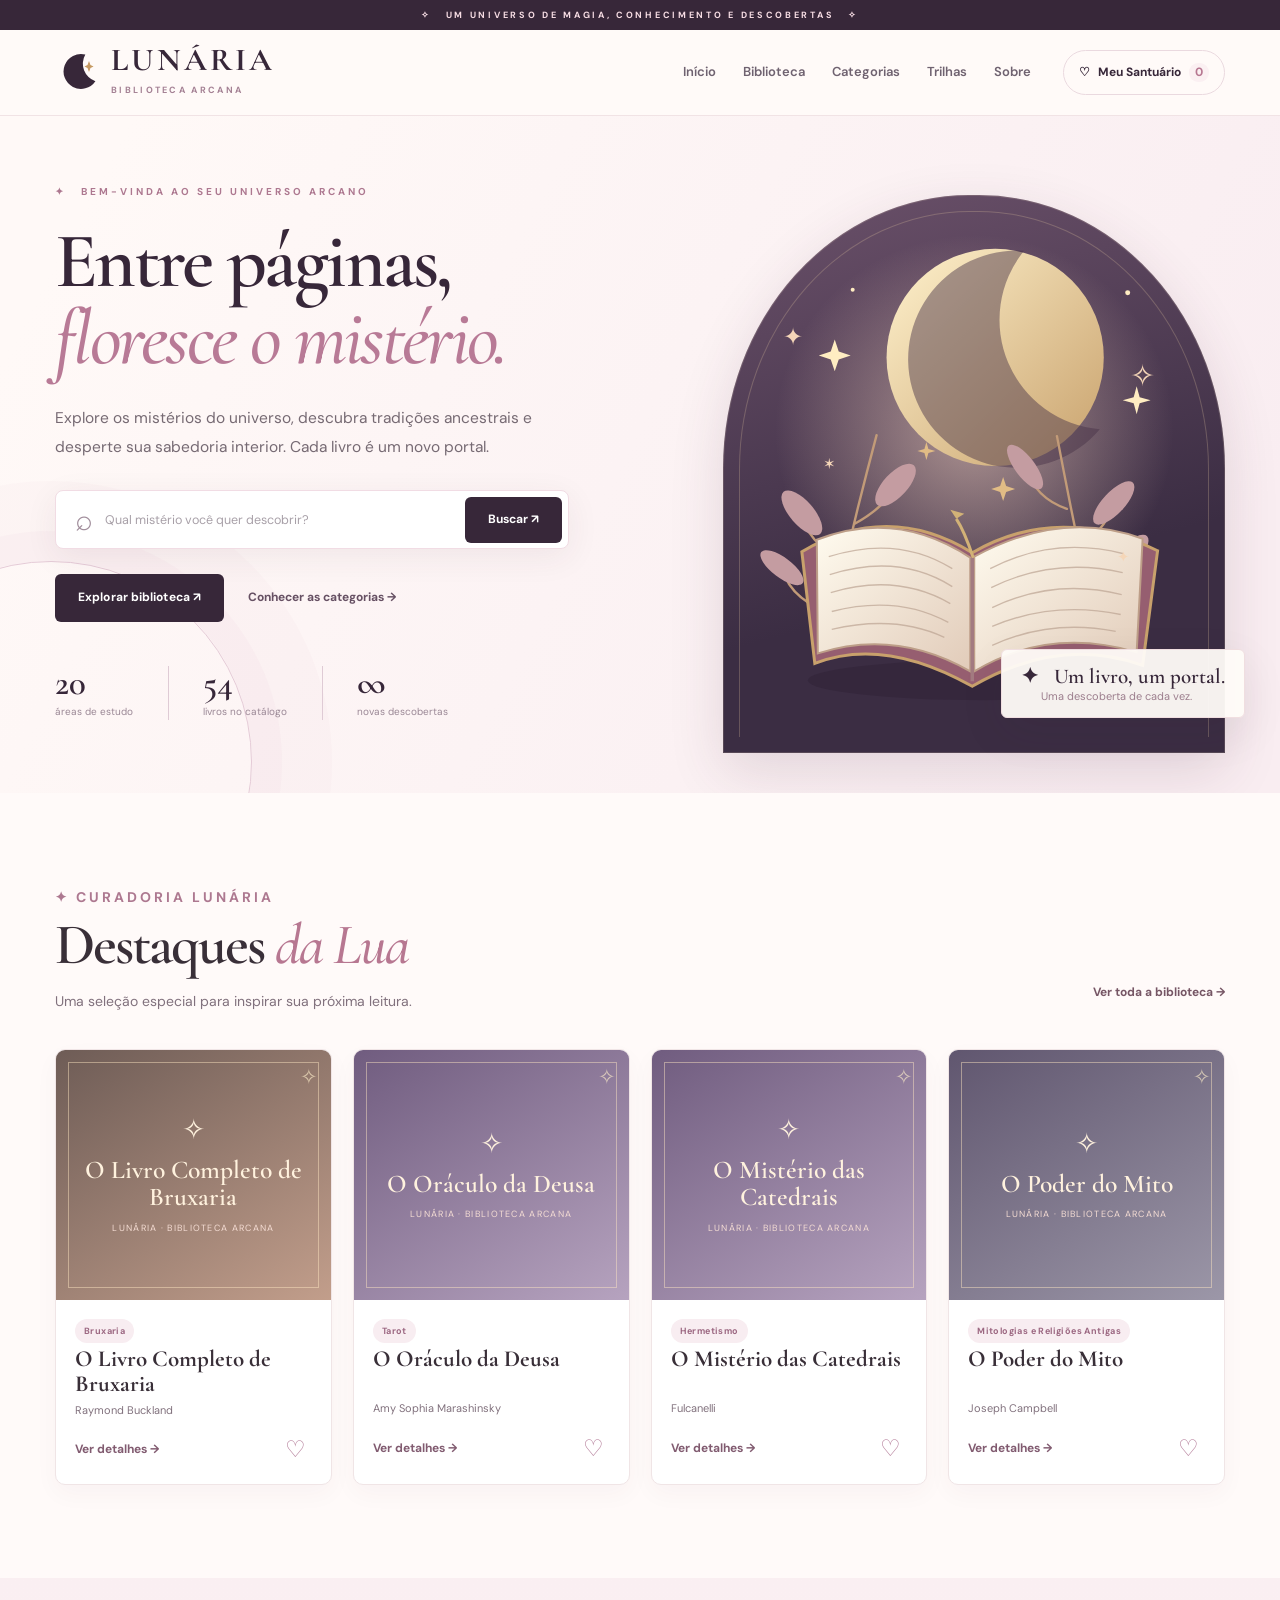
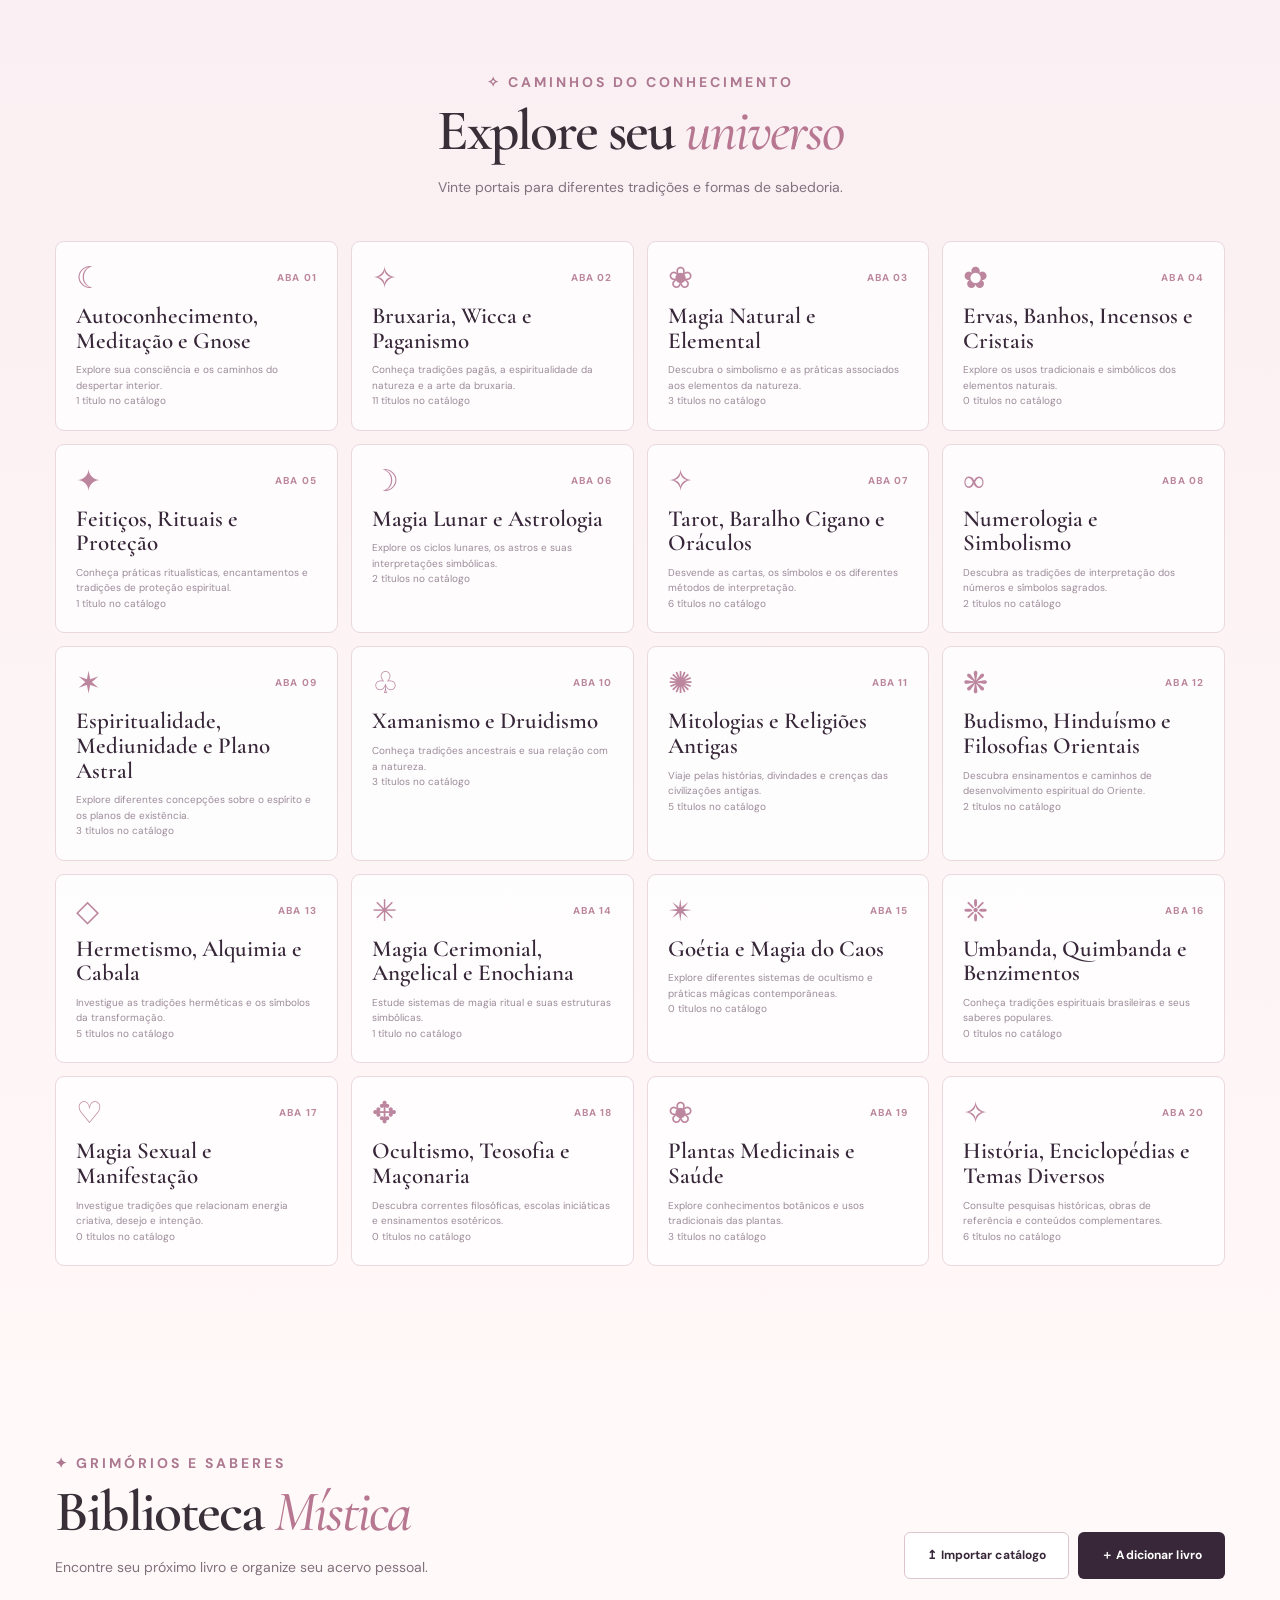
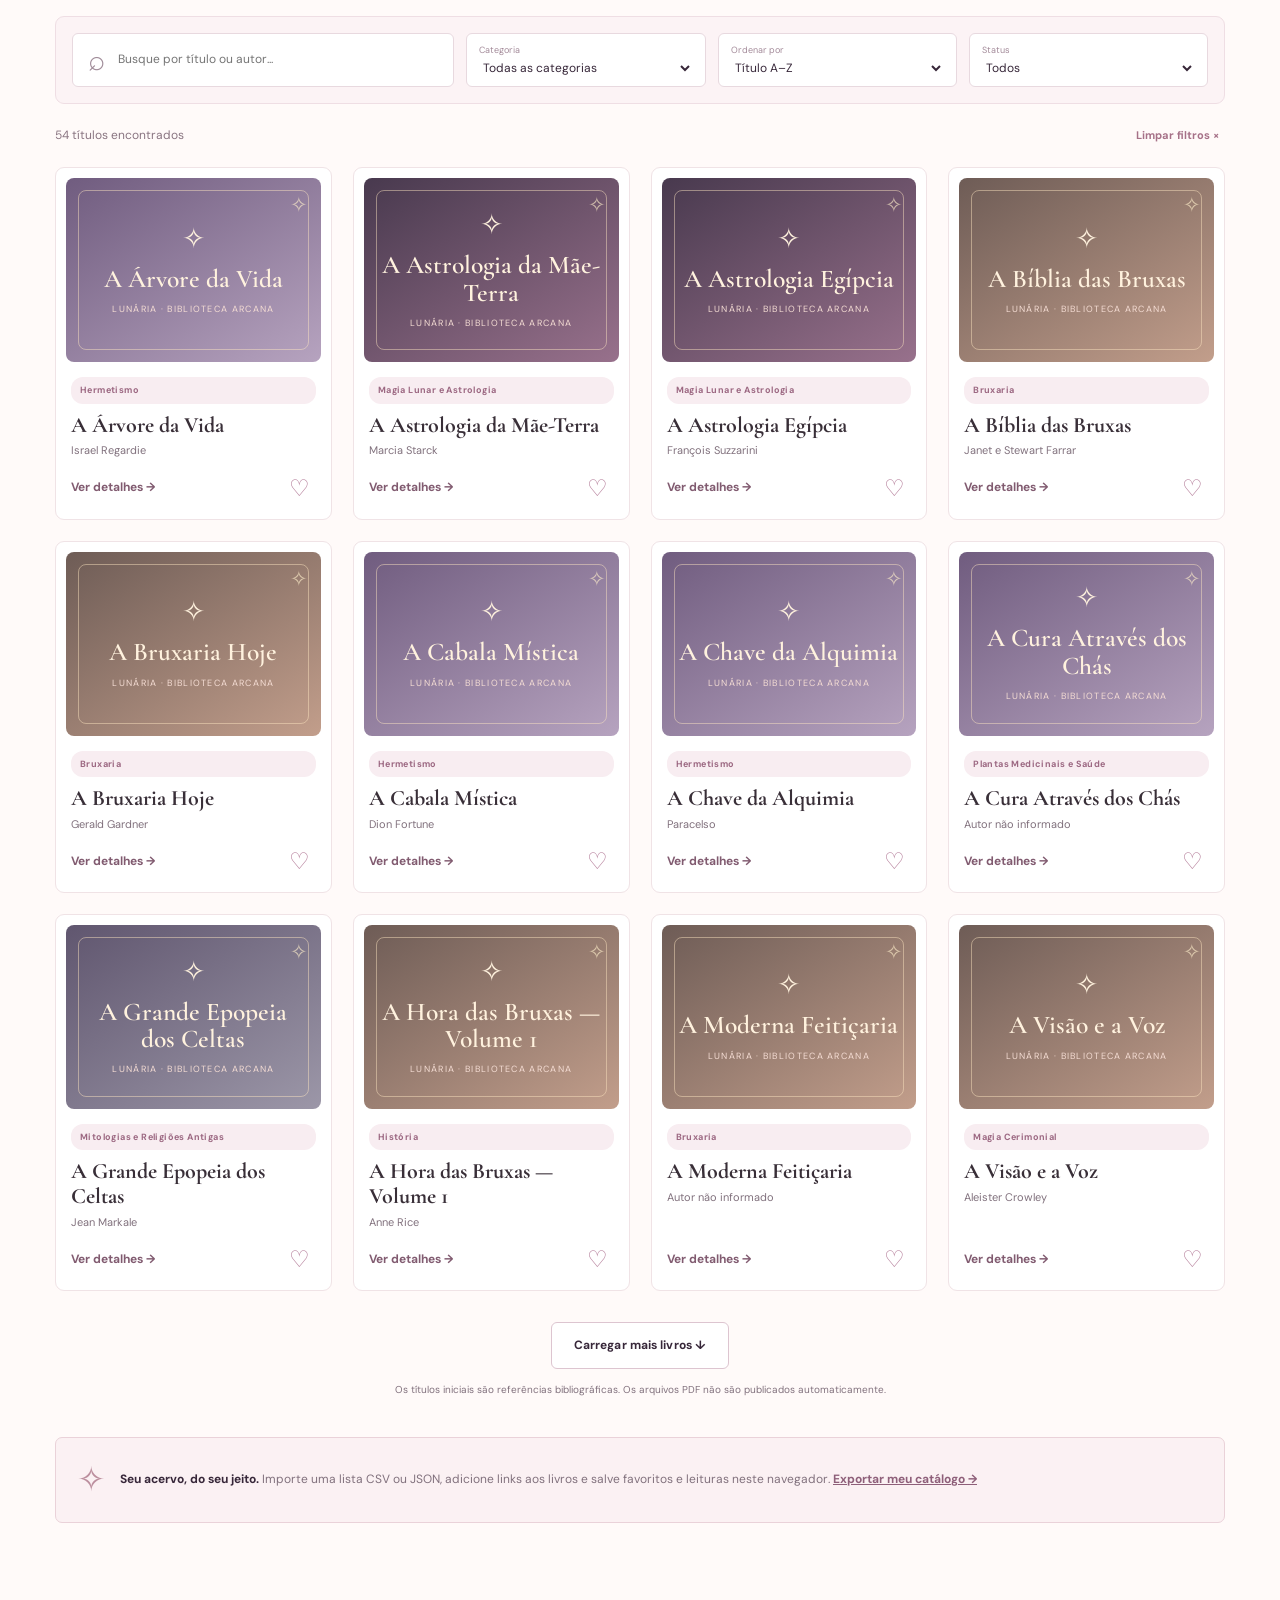
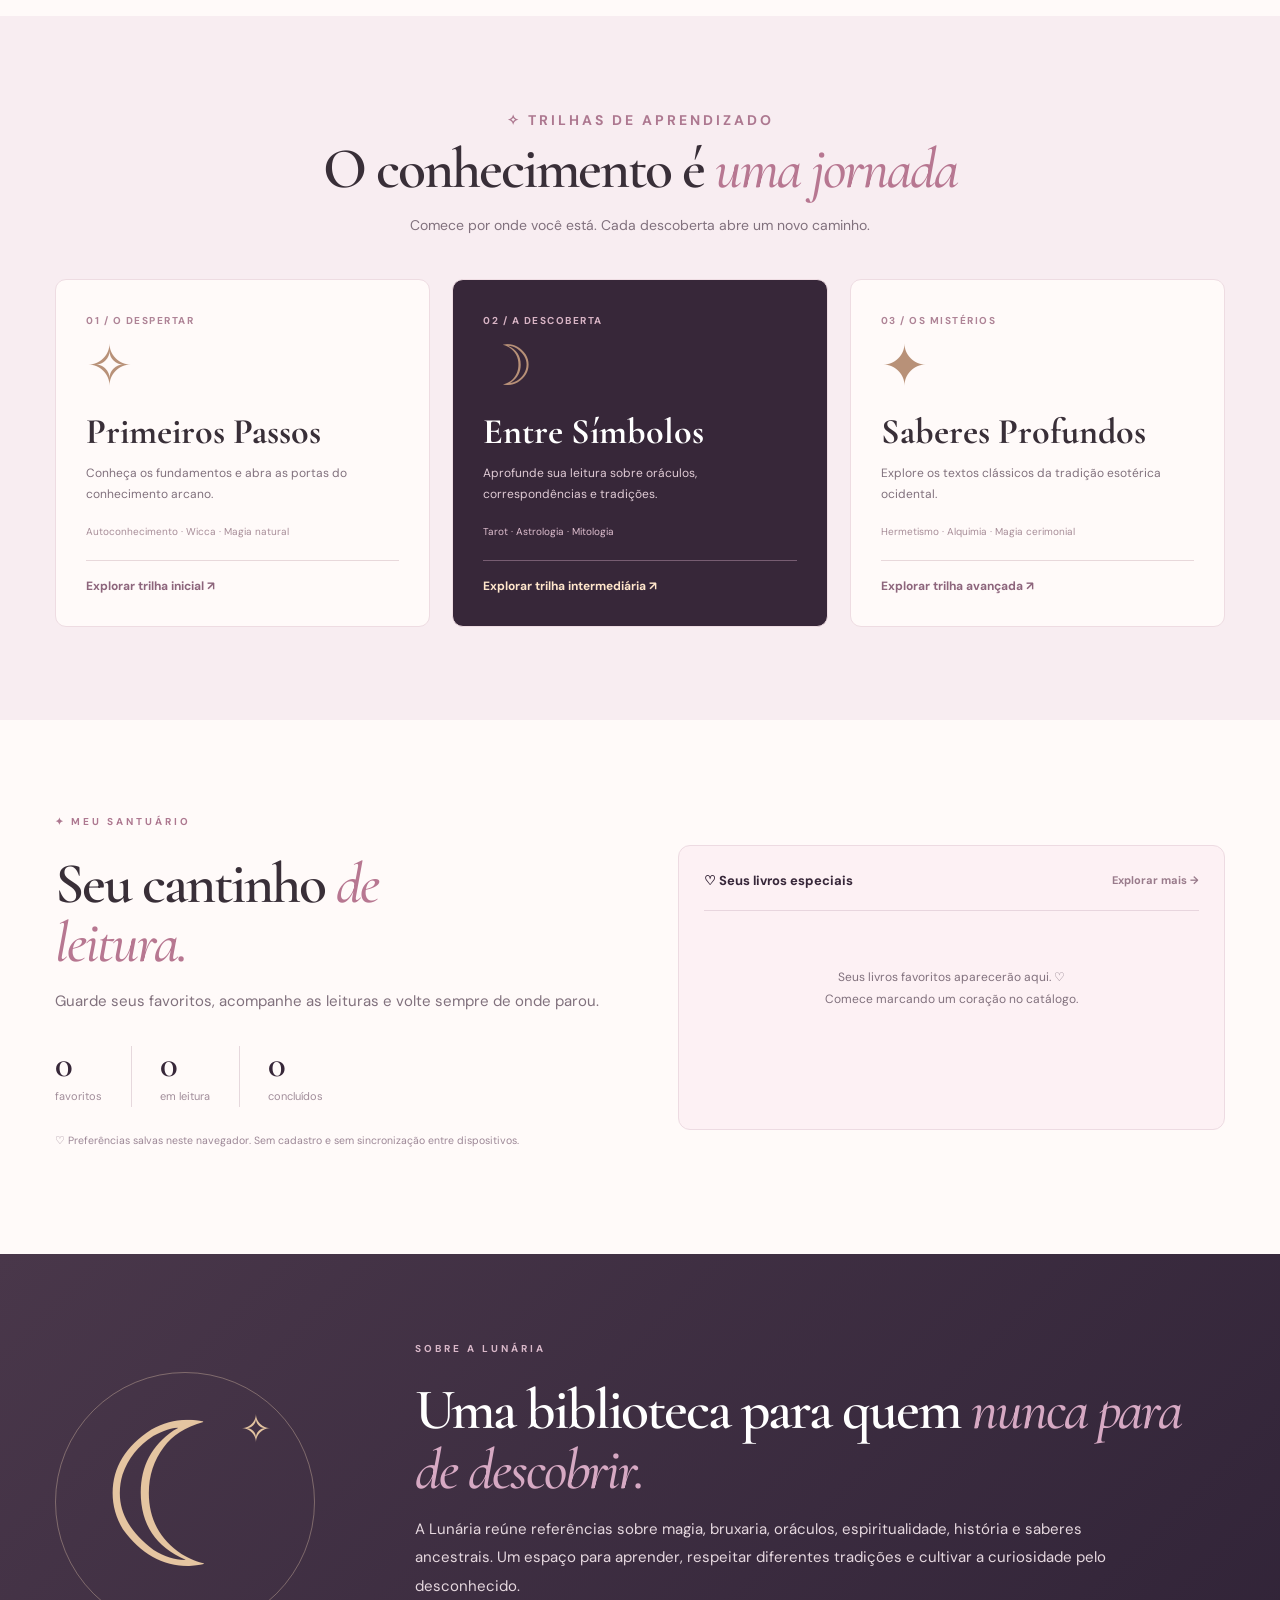
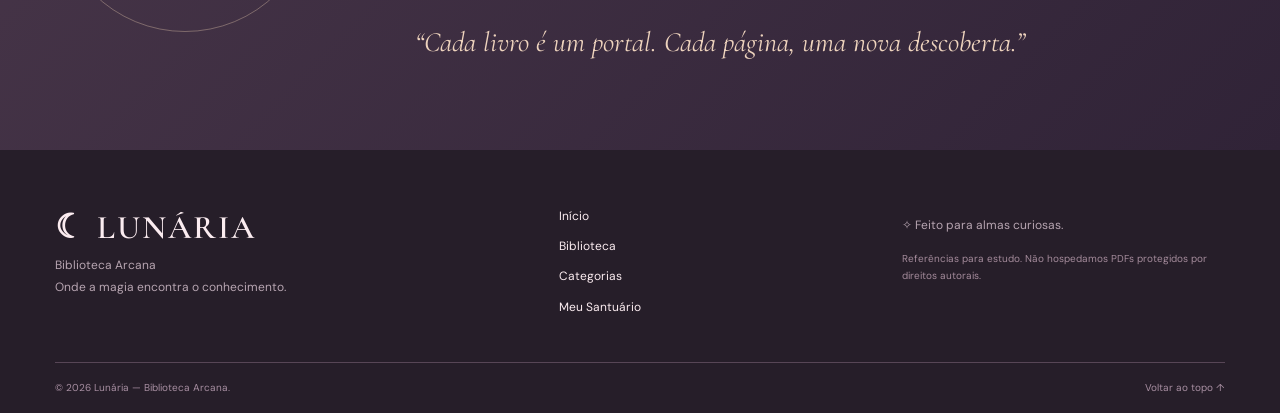
<file: lunaria/index.html>
<!doctype html>
<html lang="pt-BR">
<head>
  <meta charset="utf-8">
  <meta name="viewport" content="width=device-width,initial-scale=1">
  <meta name="theme-color" content="#faf3f5">
  <meta name="description" content="Lunária — Biblioteca Arcana. Um universo de magia, mistérios e sabedoria ancestral em 20 áreas de conhecimento.">
  <title>Lunária — Biblioteca Arcana</title>
  <link rel="preconnect" href="https://fonts.googleapis.com">
  <link rel="preconnect" href="https://fonts.gstatic.com" crossorigin>
  <link href="https://fonts.googleapis.com/css2?family=Cormorant+Garamond:ital,wght@0,400;0,500;0,600;0,700;1,500;1,600&family=DM+Sans:wght@400;500;600;700&display=swap" rel="stylesheet">
  <link rel="stylesheet" href="./styles.css">
  <script defer src="./app.js"></script>
</head>
<body>
<div class="ribbon">✧ &nbsp; UM UNIVERSO DE MAGIA, CONHECIMENTO E DESCOBERTAS &nbsp; ✧</div>
<header class="site-header">
  <div class="container header-row">
    <a href="#inicio" class="brand" aria-label="Lunária: início">
      <span class="brand-icon" aria-hidden="true"><svg viewBox="0 0 48 48"><path fill="currentColor" d="M32 5A19 19 0 1 0 43 34 20 20 0 0 1 32 5Z"/><path fill="#c69a63" d="m36 12 1.6 4.4L41 18l-3.4 1.6L36 24l-1.6-4.4L31 18l3.4-1.6Z"/></svg></span>
      <span><b>LUNÁRIA</b><small>BIBLIOTECA ARCANA</small></span>
    </a>
    <nav class="main-nav" aria-label="Menu principal">
      <a href="#inicio">Início</a><a href="#biblioteca">Biblioteca</a><a href="#categorias">Categorias</a><a href="#trilhas">Trilhas</a><a href="#sobre">Sobre</a>
    </nav>
    <a href="#santuario" class="nav-santuary">♡ <span>Meu Santuário</span> <b id="favCount">0</b></a>
    <button type="button" id="menuButton" class="menu-button" aria-label="Abrir menu" aria-controls="mobileNav" aria-expanded="false">☰</button>
  </div>
  <nav id="mobileNav" class="mobile-nav" hidden aria-label="Menu para celular">
    <a href="#inicio">Início</a><a href="#biblioteca">Biblioteca</a><a href="#categorias">Categorias</a><a href="#trilhas">Trilhas de Aprendizado</a><a href="#santuario">Meu Santuário</a><a href="#sobre">Sobre a Lunária</a>
  </nav>
</header>
<main>
  <section id="inicio" class="hero">
    <div class="container hero-inner">
      <div class="hero-text">
        <p class="eyebrow">✦ &nbsp; BEM-VINDA AO SEU UNIVERSO ARCANO</p>
        <h1>Entre páginas,<br><em>floresce o mistério.</em></h1>
        <p class="lead">Explore os mistérios do universo, descubra tradições ancestrais e desperte sua sabedoria interior. Cada livro é um novo portal.</p>
        <form id="heroSearchForm" class="hero-search" role="search">
          <span aria-hidden="true">⌕</span><input id="heroSearch" type="search" aria-label="Buscar livros" placeholder="Qual mistério você quer descobrir?"><button type="submit">Buscar ↗</button>
        </form>
        <div class="hero-ctas"><a href="#biblioteca" class="button primary">Explorar biblioteca ↗</a><a class="text-link" href="#categorias">Conhecer as categorias →</a></div>
        <div class="hero-numbers"><div><strong>20</strong><span>áreas de estudo</span></div><div><strong id="heroCount">—</strong><span>livros no catálogo</span></div><div><strong>∞</strong><span>novas descobertas</span></div></div>
      </div>
      <div class="hero-art">
        <span class="hero-star star1">✦</span><span class="hero-star star2">✧</span><span class="hero-star star3">✶</span><span class="hero-star star4">✦</span>
        <svg viewBox="0 0 480 560" role="img" aria-label="Ilustração de lua brilhante e livro aberto entre ramos de flores">
          <defs><linearGradient id="goldMoon" x1="0" y1="0" x2="1" y2="1"><stop stop-color="#fff2cd"/><stop offset="1" stop-color="#c8a16c"/></linearGradient><linearGradient id="paper" x1="0" y1="0" x2="1" y2="1"><stop stop-color="#fffbef"/><stop offset="1" stop-color="#e1cbb9"/></linearGradient><radialGradient id="glow"><stop stop-color="#f5d5c1" stop-opacity=".58"/><stop offset="1" stop-color="#f5d5c1" stop-opacity="0"/></radialGradient></defs>
          <ellipse cx="240" cy="236" rx="200" ry="196" fill="url(#glow)"/>
          <circle cx="261" cy="163" r="109" fill="url(#goldMoon)"/><path d="M290 56a109 109 0 1 0 76 179A110 110 0 0 1 290 56" fill="#463147" opacity=".47"/>
          <g fill="#ffedc2"><path d="m100 145 4 12 12 4-12 4-4 12-4-12-12-4 12-4Z"/><path d="m403 192 3 11 11 3-11 3-3 11-3-11-11-3 11-3Z"/><circle cx="118" cy="95" r="2"/><circle cx="394" cy="98" r="2.5"/></g>
          <g stroke="#c29b78" stroke-width="2.4" fill="none" stroke-linecap="round"><path d="M90 457Q113 350 142 241M112 370Q70 348 66 316M120 330q34-19 43-42M94 420Q49 401 47 369M367 458Q344 352 323 242M344 354q32-21 37-50M358 409q32-23 37-53M333 315q-32-11-41-41"/></g>
          <g fill="#c49ca1"><ellipse cx="67" cy="319" rx="12" ry="28" transform="rotate(-41 67 319)"/><ellipse cx="161" cy="291" rx="12" ry="27" transform="rotate(43 161 291)"/><ellipse cx="47" cy="374" rx="10" ry="26" transform="rotate(-53 47 374)"/><ellipse cx="380" cy="309" rx="11" ry="28" transform="rotate(43 380 309)"/><ellipse cx="393" cy="363" rx="11" ry="29" transform="rotate(45 393 363)"/><ellipse cx="291" cy="273" rx="10" ry="27" transform="rotate(-37 291 273)"/></g>
          <g transform="translate(52 319)"><ellipse cx="197" cy="168" rx="176" ry="20" fill="#201624" opacity=".22"/><path d="M15 39Q101-12 186 40Q272-10 372 38L357 153Q274 123 186 174Q97 124 28 151Z" fill="#965e70" stroke="#c8a16c" stroke-width="3"/><path d="M30 27Q110-4 184 45L184 159Q109 116 31 141Z" fill="url(#paper)" stroke="#bd9e88" stroke-width="2"/><path d="M188 44Q276-4 357 26L351 140Q263 114 188 159Z" fill="url(#paper)" stroke="#bd9e88" stroke-width="2"/><path d="M186 45V169" stroke="#a37b81" stroke-width="3.5"/><g stroke="#bda493" stroke-width="1.4" opacity=".7" fill="none"><path d="M42 44Q111 22 166 56M43 62Q112 40 166 74M44 80Q110 60 164 91M45 99Q111 82 162 110M45 117Q109 102 158 125M204 56Q267 23 338 41M205 75Q268 44 337 60M206 95Q269 65 336 82M206 114Q267 88 335 102M206 133Q265 106 330 119"/></g><path d="M187 45q-9-27-17-39" stroke="#d2b277" stroke-width="3" fill="none"/><path d="m170 6-6-9 14 4Z" fill="#d2b277"/></g>
          <g fill="#e1bc85"><path d="m269 283 3 9 9 3-9 3-3 9-3-9-9-3 9-3Z"/><path d="m192 248 2 7 7 2-7 2-2 7-2-7-7-2 7-2Z"/></g>
        </svg>
        <div class="art-caption">✦ &nbsp; Um livro, um portal.<small>Uma descoberta de cada vez.</small></div>
      </div>
    </div>
  </section>

  <section id="destaques" class="section featured">
    <div class="container"><div class="section-heading"><div><p class="kicker">✦ CURADORIA LUNÁRIA</p><h2>Destaques <em>da Lua</em></h2><p>Uma seleção especial para inspirar sua próxima leitura.</p></div><a href="#biblioteca" class="section-link">Ver toda a biblioteca →</a></div><div id="featuredGrid" class="featured-grid"></div></div>
  </section>

  <section id="categorias" class="section categories">
    <div class="container"><div class="centered heading"><p class="kicker">✧ CAMINHOS DO CONHECIMENTO</p><h2>Explore seu <em>universo</em></h2><p>Vinte portais para diferentes tradições e formas de sabedoria.</p></div><div id="categoryGrid" class="category-grid"></div></div>
  </section>

  <section id="biblioteca" class="section library">
    <div class="container">
      <div class="section-heading library-heading"><div><p class="kicker">✦ GRIMÓRIOS E SABERES</p><h2>Biblioteca <em>Mística</em></h2><p>Encontre seu próximo livro e organize seu acervo pessoal.</p></div><div class="library-actions"><button id="importButton" type="button" class="button outline">↥ Importar catálogo</button><button id="addBookButton" type="button" class="button primary">＋ Adicionar livro</button></div></div>
      <div class="filterbar"><label class="search-input"><span>⌕</span><input id="librarySearch" type="search" placeholder="Busque por título ou autor..." aria-label="Pesquisar livros"></label><label class="select-label"><small>Categoria</small><select id="categoryFilter"><option value="">Todas</option></select></label><label class="select-label"><small>Ordenar por</small><select id="sortSelect"><option value="az">Título A–Z</option><option value="za">Título Z–A</option><option value="author">Autor A–Z</option></select></label><label class="select-label"><small>Status</small><select id="statusFilter"><option value="">Todos</option><option value="lendo">Lendo</option><option value="concluido">Concluídos</option><option value="favoritos">Favoritos</option></select></label></div>
      <div class="resultline"><span id="resultsLabel" aria-live="polite"></span><button id="clearFilters" type="button">Limpar filtros ×</button></div>
      <div id="libraryGrid" class="library-grid"></div>
      <div id="emptyState" class="empty-state" hidden><span>☾</span><h3>Nenhum livro encontrado</h3><p>Tente outro termo ou escolha uma categoria diferente.</p><button id="emptyClear" type="button" class="button outline">Ver todos os livros</button></div>
      <div class="library-tail"><button id="loadMore" type="button" class="button outline">Carregar mais livros ↓</button><p>Os títulos iniciais são referências bibliográficas. Os arquivos PDF não são publicados automaticamente.</p></div>
      <div class="import-hint"><span>✧</span><p><strong>Seu acervo, do seu jeito.</strong> Importe uma lista CSV ou JSON, adicione links aos livros e salve favoritos e leituras neste navegador. <button type="button" id="exportButton">Exportar meu catálogo →</button></p></div>
    </div>
  </section>

  <section id="trilhas" class="section trails">
    <div class="container"><div class="centered heading"><p class="kicker">✧ TRILHAS DE APRENDIZADO</p><h2>O conhecimento é <em>uma jornada</em></h2><p>Comece por onde você está. Cada descoberta abre um novo caminho.</p></div>
      <div class="trail-grid">
        <article class="trail-card"><span class="trail-label">01 / O DESPERTAR</span><span class="trail-icon">✧</span><h3>Primeiros Passos</h3><p>Conheça os fundamentos e abra as portas do conhecimento arcano.</p><small>Autoconhecimento · Wicca · Magia natural</small><button type="button" data-trail="2">Explorar trilha inicial ↗</button></article>
        <article class="trail-card featured-trail"><span class="trail-label">02 / A DESCOBERTA</span><span class="trail-icon">☽</span><h3>Entre Símbolos</h3><p>Aprofunde sua leitura sobre oráculos, correspondências e tradições.</p><small>Tarot · Astrologia · Mitologia</small><button type="button" data-trail="7">Explorar trilha intermediária ↗</button></article>
        <article class="trail-card"><span class="trail-label">03 / OS MISTÉRIOS</span><span class="trail-icon">✦</span><h3>Saberes Profundos</h3><p>Explore os textos clássicos da tradição esotérica ocidental.</p><small>Hermetismo · Alquimia · Magia cerimonial</small><button type="button" data-trail="13">Explorar trilha avançada ↗</button></article>
      </div>
    </div>
  </section>

  <section id="santuario" class="section sanctuary">
    <div class="container sanctuary-grid"><div><p class="kicker">✦ MEU SANTUÁRIO</p><h2>Seu cantinho <em>de leitura.</em></h2><p>Guarde seus favoritos, acompanhe as leituras e volte sempre de onde parou.</p><div class="sanctuary-stats"><div><strong id="favStat">0</strong><span>favoritos</span></div><div><strong id="readingStat">0</strong><span>em leitura</span></div><div><strong id="doneStat">0</strong><span>concluídos</span></div></div><p class="local-note">♡ Preferências salvas neste navegador. Sem cadastro e sem sincronização entre dispositivos.</p></div><div class="sanctuary-panel"><div class="panel-title">♡ Seus livros especiais <a href="#biblioteca">Explorar mais →</a></div><div id="sanctuaryBooks"></div></div></div>
  </section>

  <section id="sobre" class="about">
    <div class="container about-grid"><div class="about-icon">☾<small>✧</small></div><div><p class="kicker">SOBRE A LUNÁRIA</p><h2>Uma biblioteca para quem <em>nunca para de descobrir.</em></h2><p>A Lunária reúne referências sobre magia, bruxaria, oráculos, espiritualidade, história e saberes ancestrais. Um espaço para aprender, respeitar diferentes tradições e cultivar a curiosidade pelo desconhecido.</p><blockquote>“Cada livro é um portal. Cada página, uma nova descoberta.”</blockquote></div></div>
  </section>
</main>

<footer><div class="container footer-grid"><div><strong>☾ LUNÁRIA</strong><p>Biblioteca Arcana<br>Onde a magia encontra o conhecimento.</p></div><nav aria-label="Menu do rodapé"><a href="#inicio">Início</a><a href="#biblioteca">Biblioteca</a><a href="#categorias">Categorias</a><a href="#santuario">Meu Santuário</a></nav><p class="footer-note">✧ Feito para almas curiosas.<br><small>Referências para estudo. Não hospedamos PDFs protegidos por direitos autorais.</small></p></div><div class="container footer-bottom"><span>© <span id="year"></span> Lunária — Biblioteca Arcana.</span><a href="#inicio">Voltar ao topo ↑</a></div></footer>

<dialog id="bookDialog" class="modal" aria-label="Detalhes do livro"><button class="close-dialog" type="button" data-close="bookDialog" aria-label="Fechar">×</button><div id="bookDetails"></div></dialog>
<dialog id="addDialog" class="modal form-modal" aria-labelledby="addDialogTitle"><button class="close-dialog" type="button" data-close="addDialog" aria-label="Fechar">×</button><p class="kicker">✦ EXPANDA SUA BIBLIOTECA</p><h2 id="addDialogTitle">Adicionar <em>um livro</em></h2><form id="bookForm"><input type="hidden" id="bookId"><label>Título do livro *<input id="bookTitle" type="text" maxlength="200" required placeholder="Ex.: Meu grimório favorito"></label><label>Autor(a)<input id="bookAuthor" type="text" maxlength="150" placeholder="Nome do autor"></label><label>Categoria *<select id="bookCategory" required></select></label><label>Link para o livro (opcional)<input id="bookUrl" type="url" placeholder="https://drive.google.com/..."></label><label>Observações<textarea id="bookDescription" rows="3" maxlength="700" placeholder="Sobre este livro..."></textarea></label><button class="button primary form-save" type="submit">Salvar na biblioteca ✧</button></form><p class="form-note">Os dados ficam neste navegador. Para adicionar PDFs, informe um link de uma hospedagem onde você tenha permissão para disponibilizá-los.</p></dialog>
<input id="importInput" type="file" accept=".csv,.tsv,.json,text/csv,application/json" hidden>
<div id="toast" class="toast" role="status" aria-live="polite"></div>
</body>
</html>
</file>
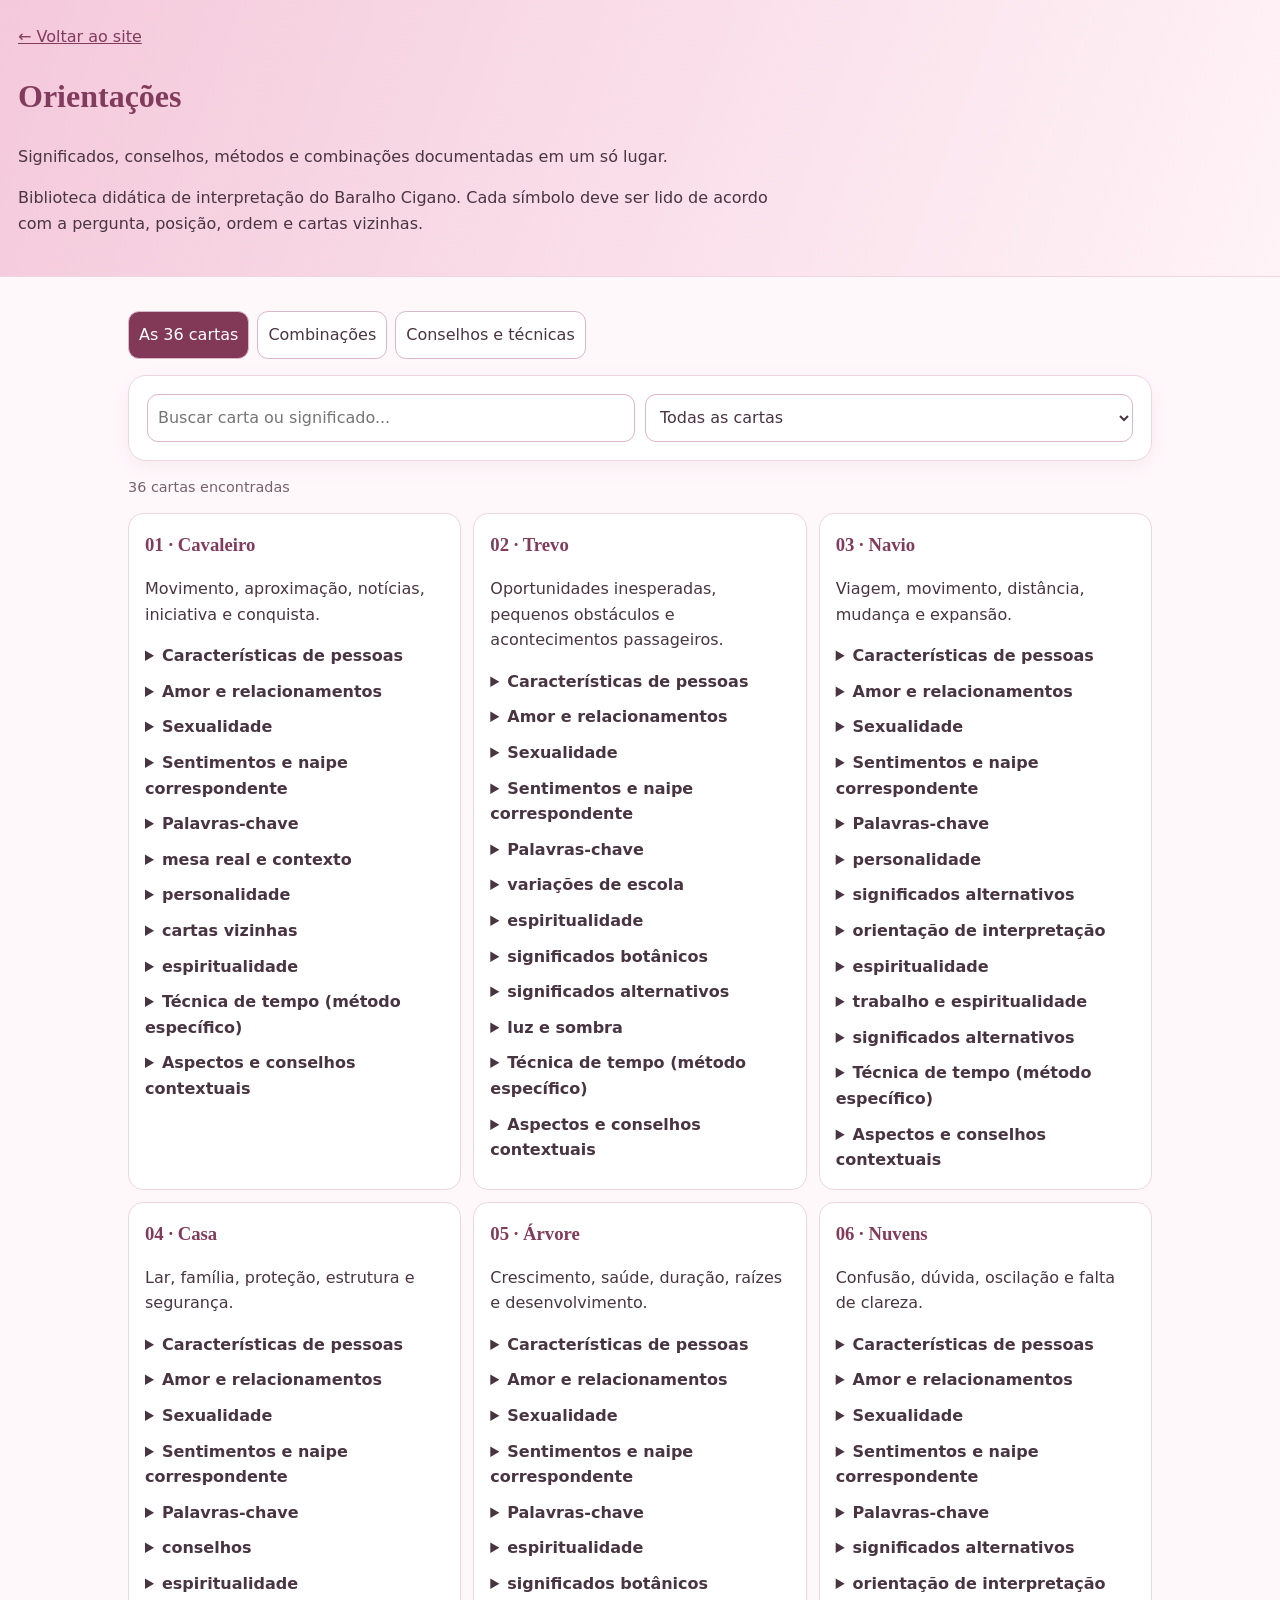
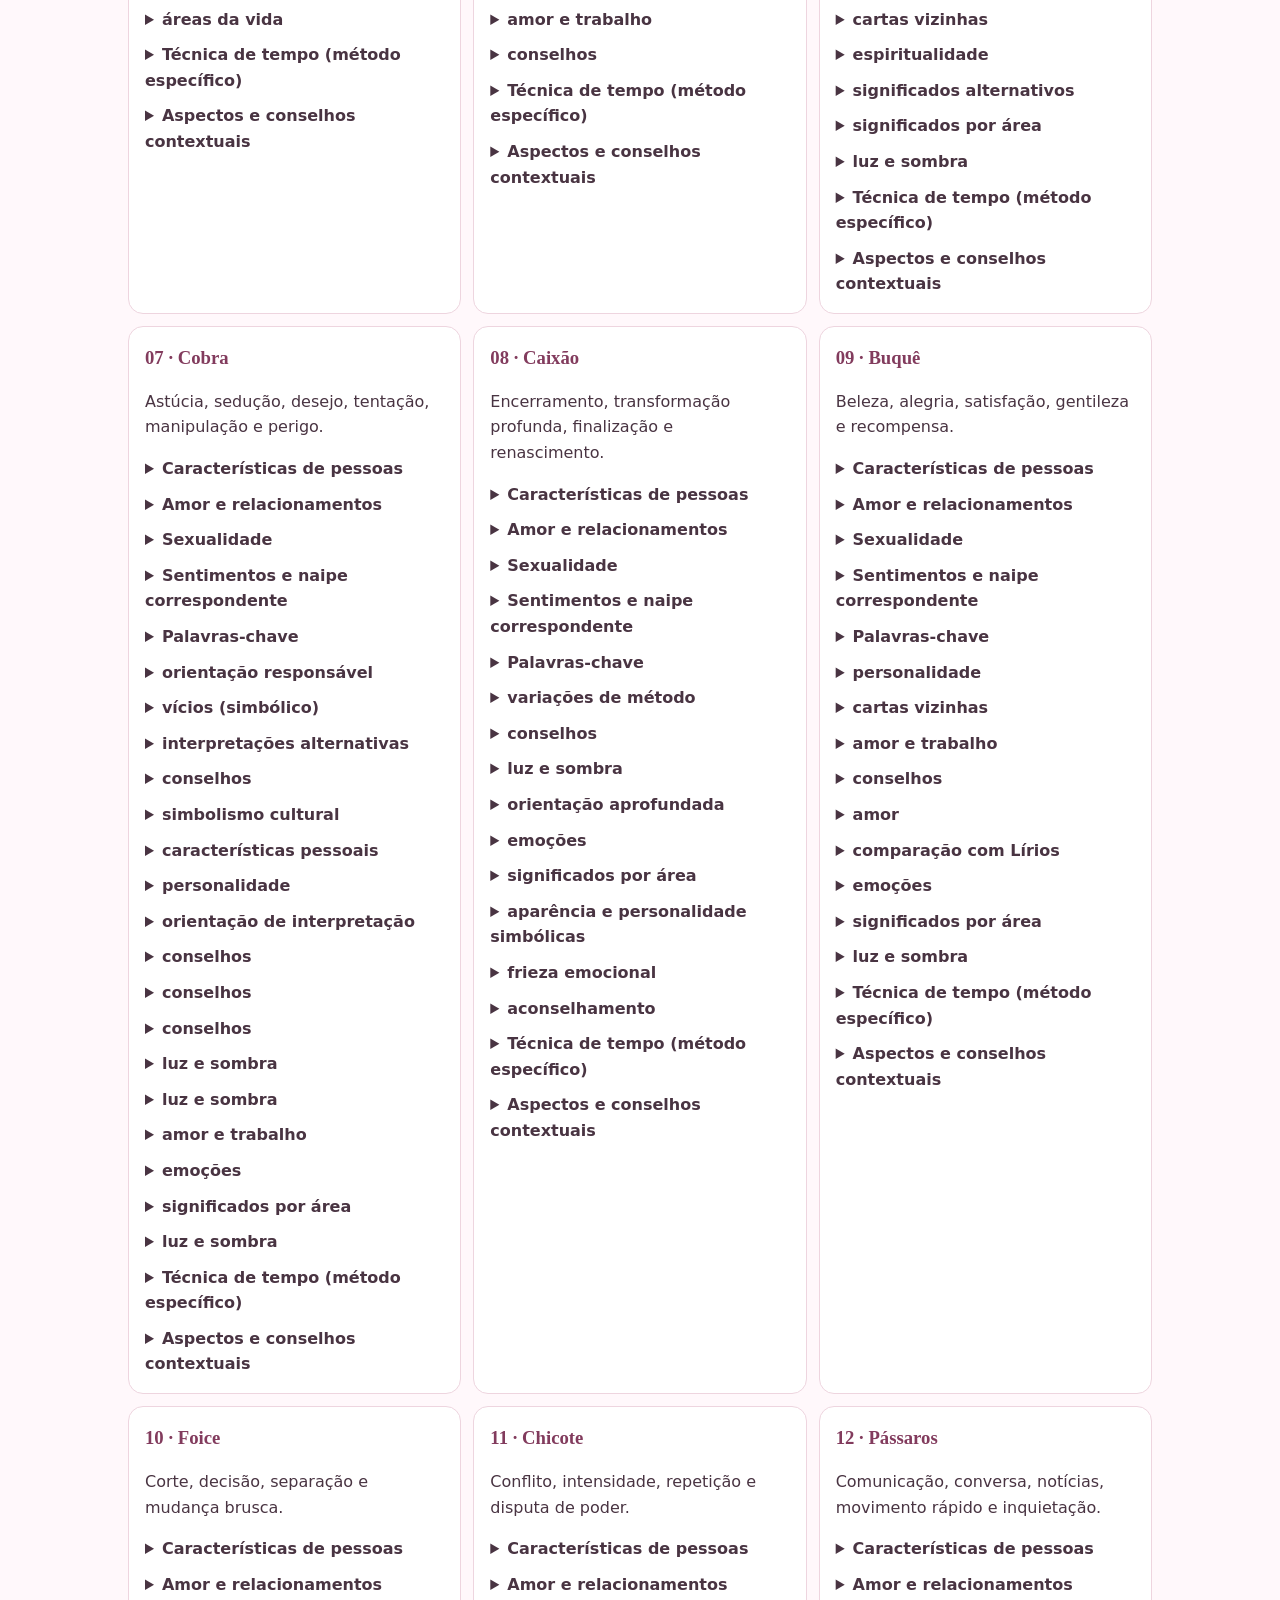
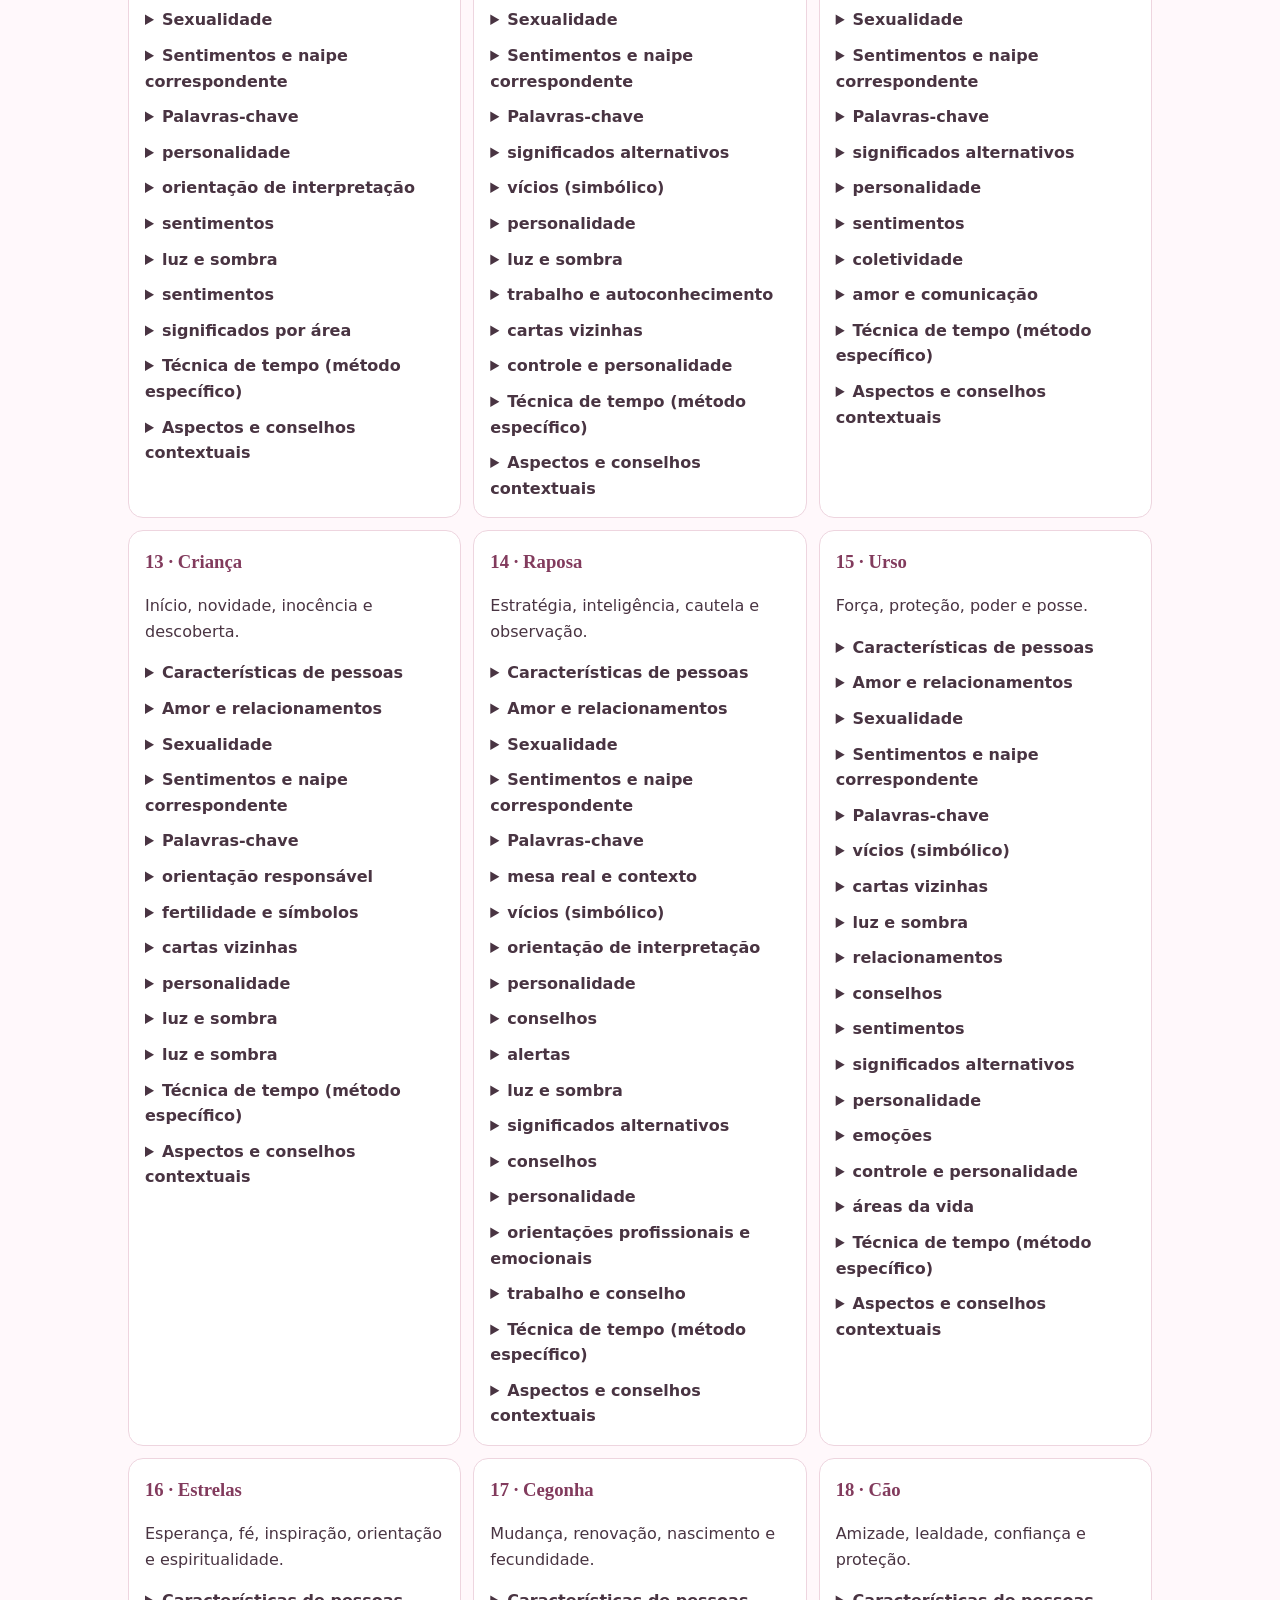
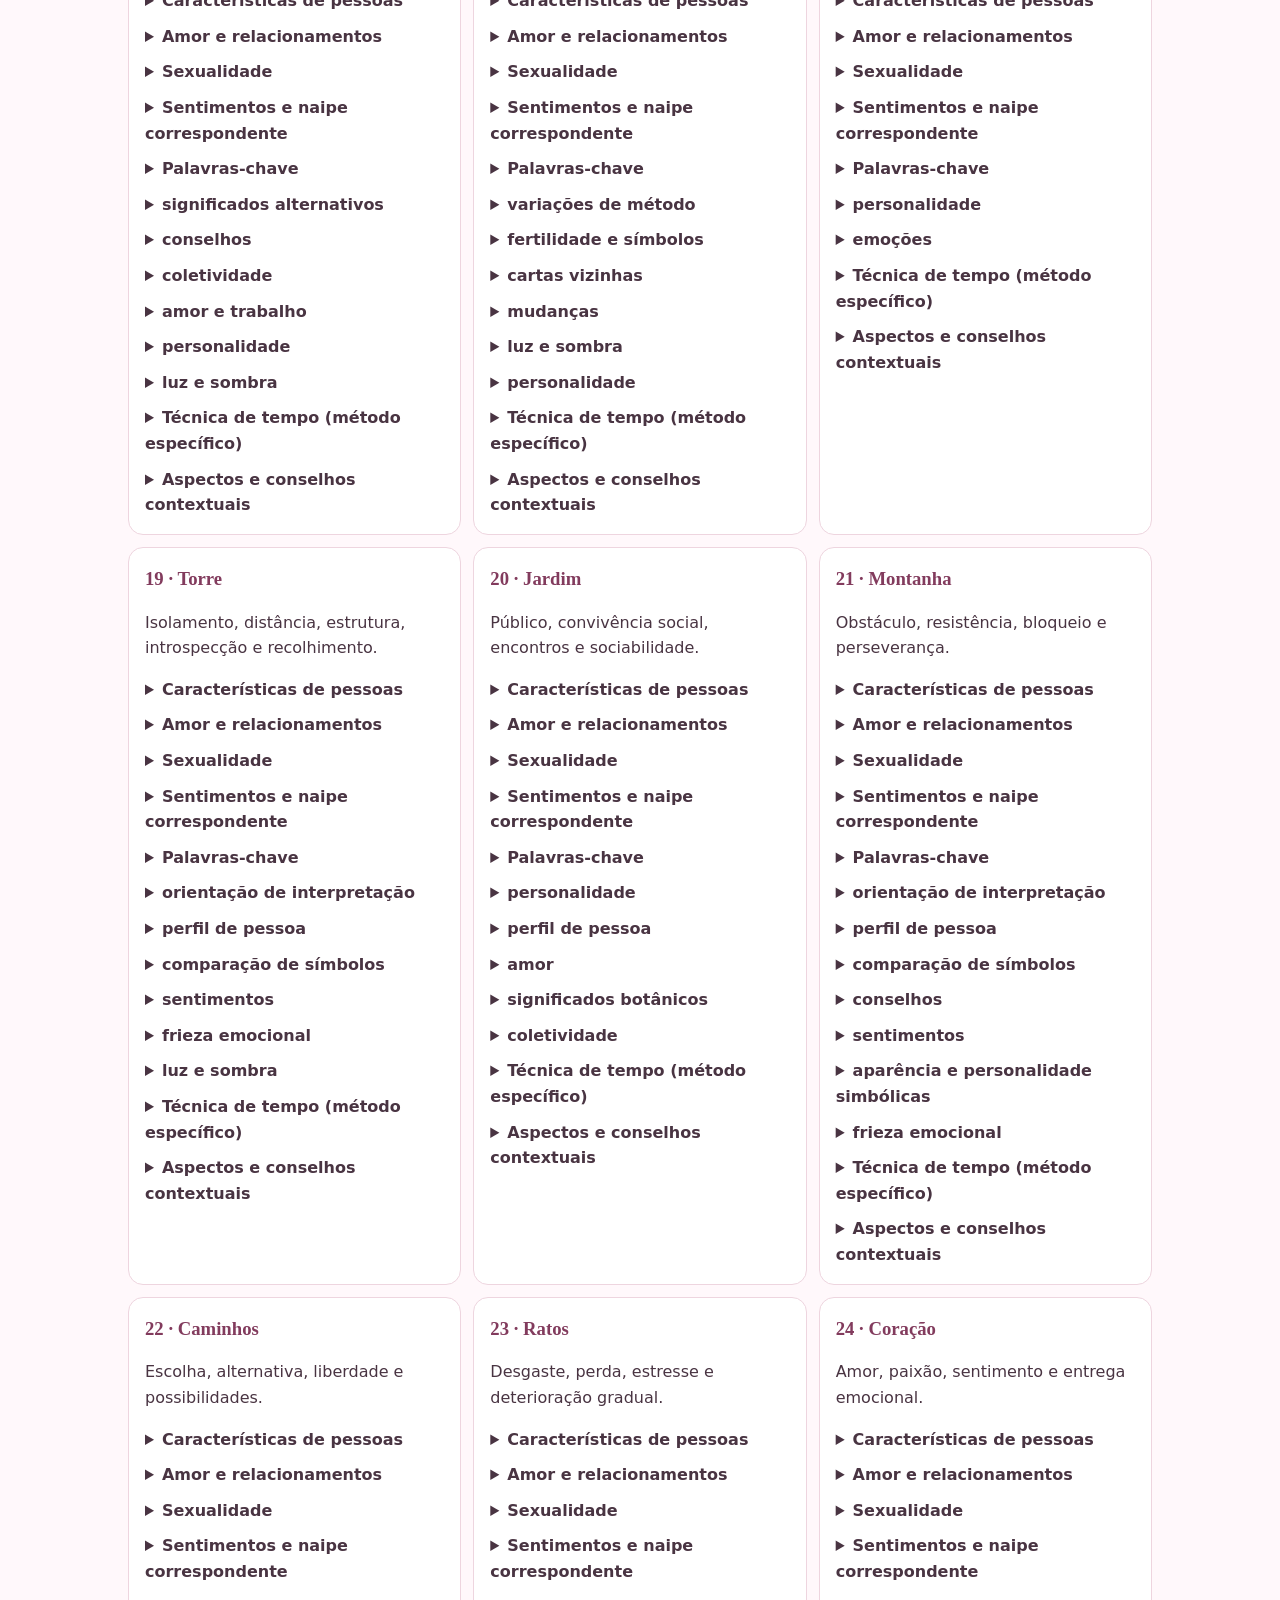
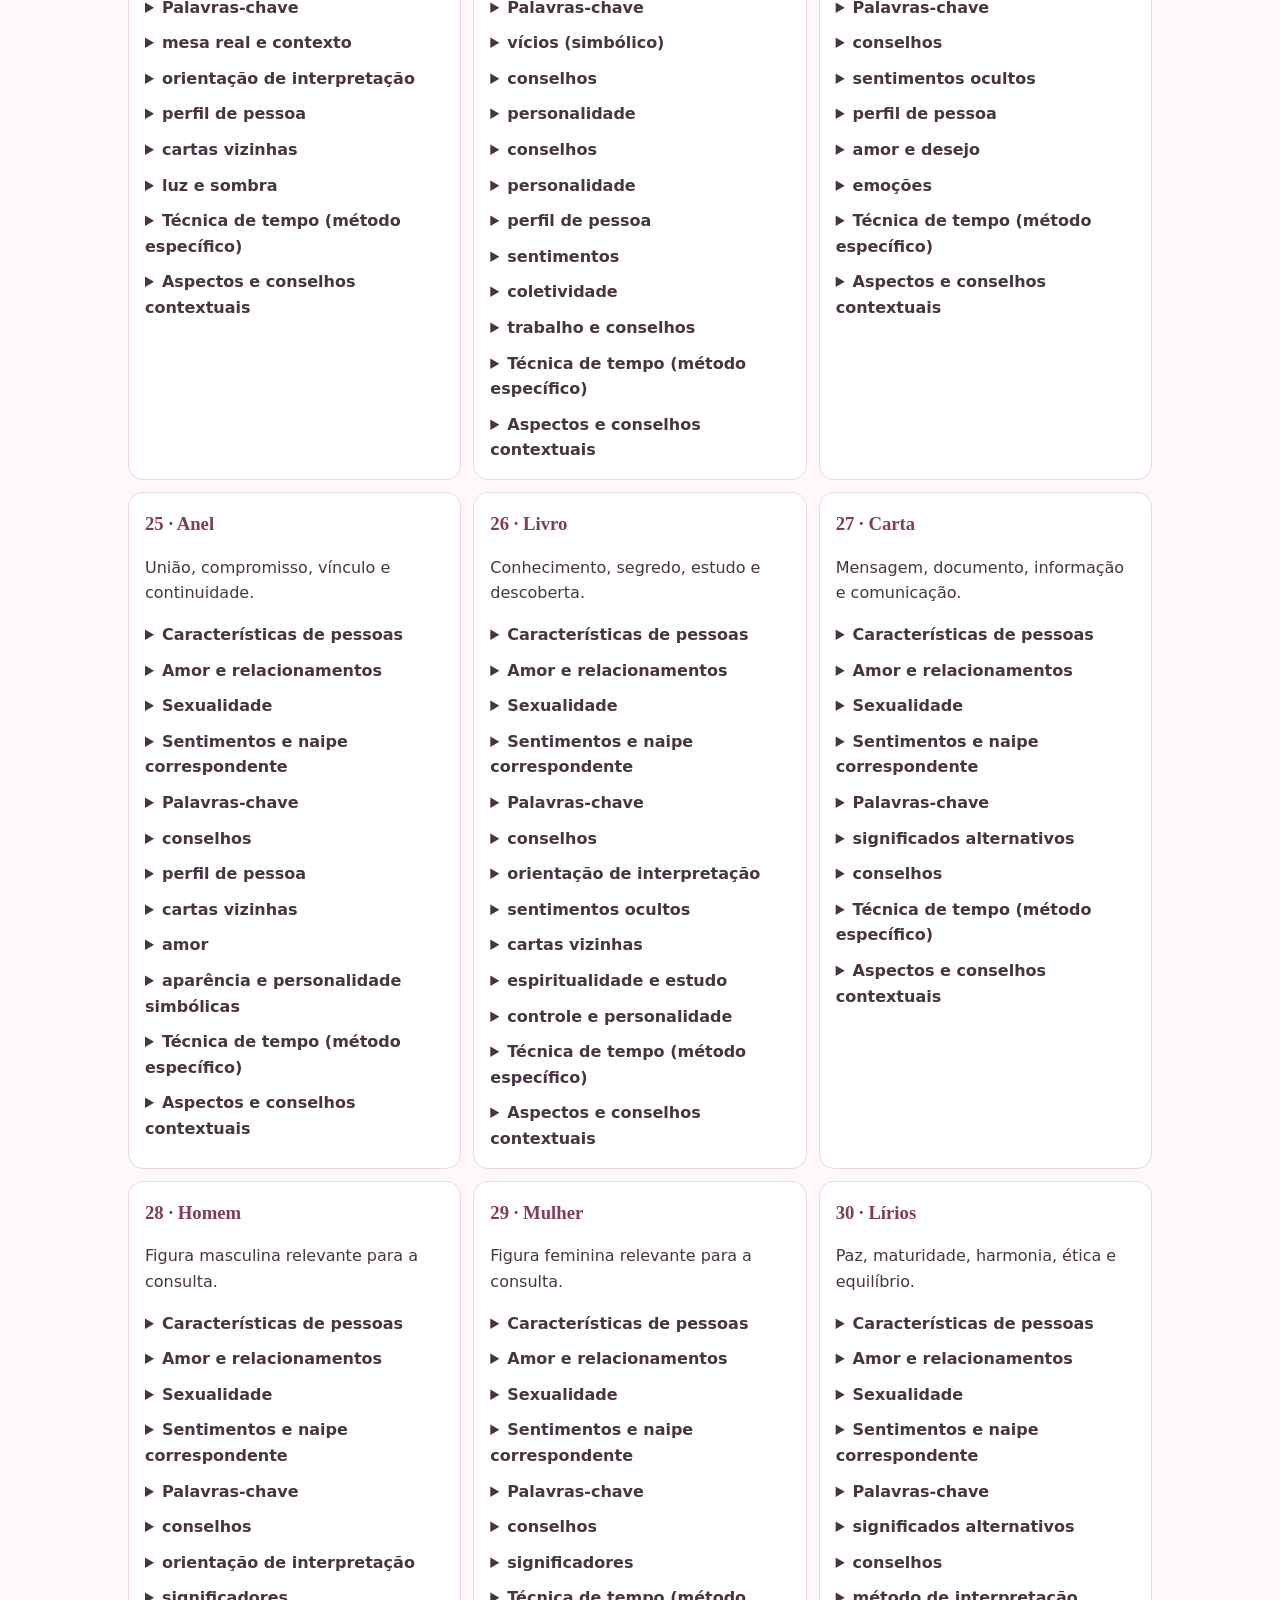
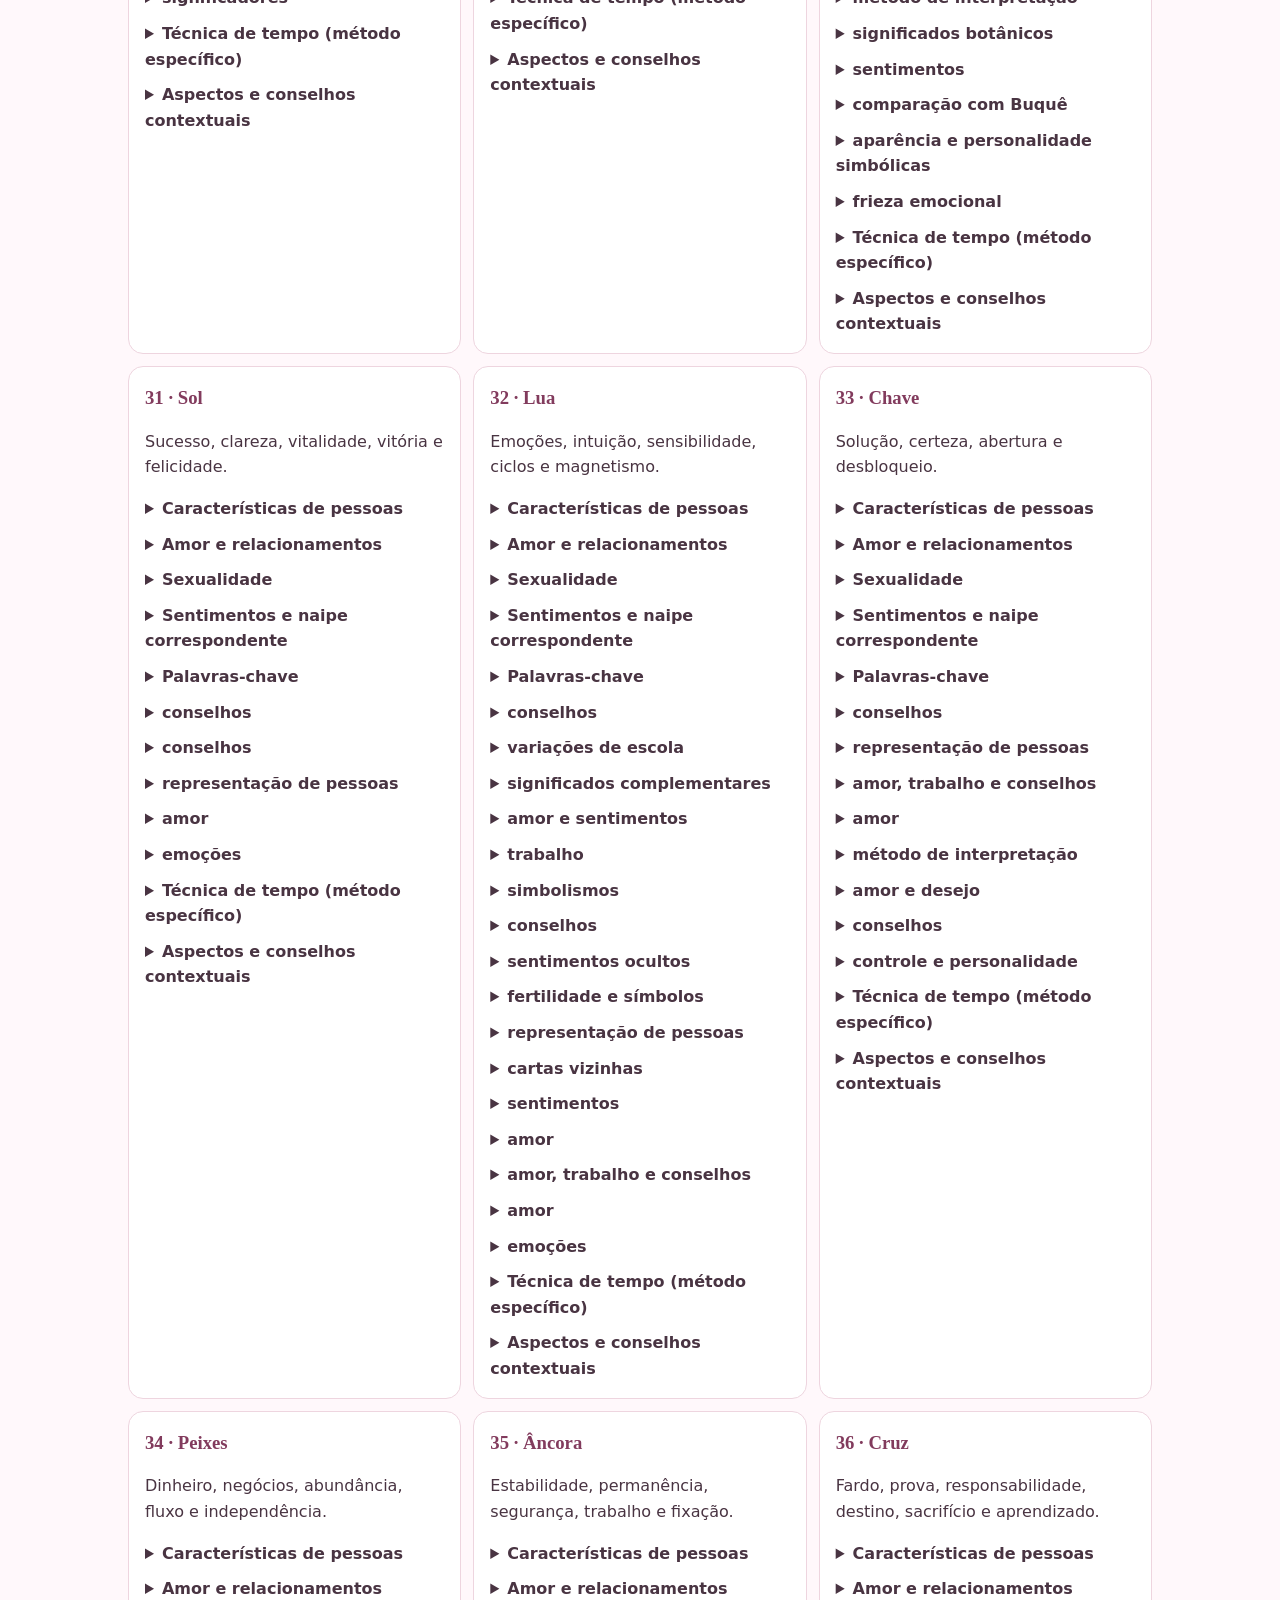
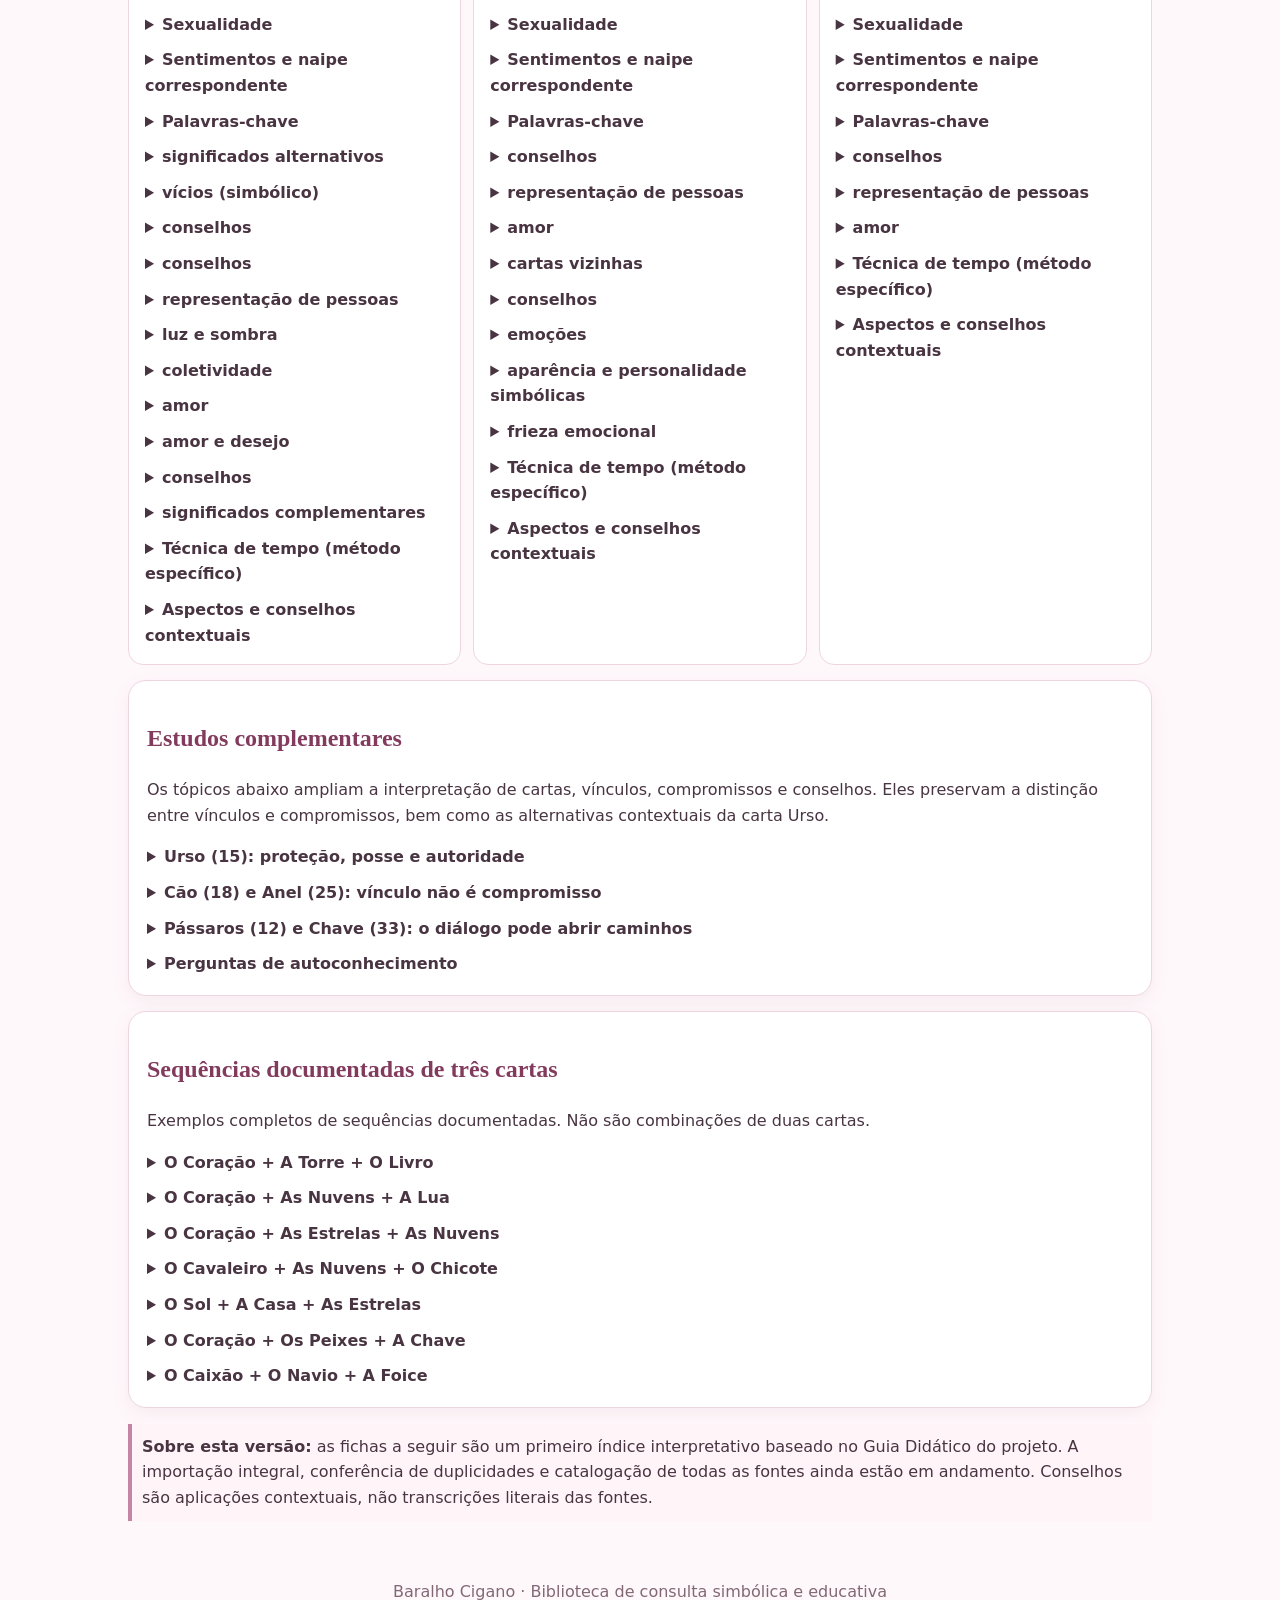
<file: orientacoes.html>
<!doctype html>
<html lang="pt-BR"><head><meta charset="utf-8"><meta name="viewport" content="width=device-width,initial-scale=1">
<title>Orientações | Baralho Cigano</title>
<style>
:root{--rosa:#f8dce8;--vinho:#823b5d;--texto:#493442;--bord:#eed5df}*{box-sizing:border-box}body{margin:0;background:#fff8fb;color:var(--texto);font:16px/1.6 system-ui,Arial}header{padding:24px 18px;background:linear-gradient(110deg,#f4c9db,#fff3f7);border-bottom:1px solid var(--bord)}main{max-width:1060px;margin:auto;padding:18px}h1,h2,h3{font-family:Georgia,serif;color:var(--vinho)}a{color:var(--vinho)}.intro{max-width:750px}.panel{border:1px solid var(--bord);border-radius:18px;background:white;padding:18px;margin:15px 0;box-shadow:0 6px 20px #773b5911}input,select,button{font:inherit;border:1px solid #dbb7c9;border-radius:11px;padding:10px;background:white;color:var(--texto)}button{cursor:pointer}button:hover,button:focus-visible{background:#ffebf3}input{width:100%}.filters{display:flex;gap:10px;flex-wrap:wrap}.filters>*{flex:1;min-width:180px}.grid{display:grid;grid-template-columns:repeat(auto-fit,minmax(260px,1fr));gap:12px}.card{border:1px solid var(--bord);padding:16px;border-radius:15px;background:white}.card h3{margin:0 0 8px}.muted{font-size:.9rem;color:#77616d}.tabs{display:flex;gap:8px;flex-wrap:wrap;margin:16px 0}.tabs button[aria-selected=true]{background:#813957;color:white}.hidden{display:none}.pill{display:inline-block;background:#fff1f6;padding:2px 10px;border-radius:100px;margin:3px 4px 3px 0;font-size:.88rem}.notice{border-left:4px solid #c484a3;padding:10px;background:#fff5f9}details{margin-top:10px}summary{cursor:pointer;font-weight:600}footer{padding:24px;text-align:center;color:#826875}@media(max-width:640px){header{padding:20px 15px}main{padding:12px}}
</style></head><body><header><a href="./index.html">← Voltar ao site</a><h1>Orientações</h1><p>Significados, conselhos, métodos e combinações documentadas em um só lugar.</p><p class="intro">Biblioteca didática de interpretação do Baralho Cigano. Cada símbolo deve ser lido de acordo com a pergunta, posição, ordem e cartas vizinhas.</p></header>
<main><nav class="tabs" aria-label="Seções"><button data-tab="cartas" aria-selected="true">As 36 cartas</button><button data-tab="combinacoes" aria-selected="false">Combinações</button><button data-tab="orientacoes" aria-selected="false">Conselhos e técnicas</button></nav>
<section id="cartas"><div class="panel filters"><input id="busca" type="search" placeholder="Buscar carta ou significado..." aria-label="Buscar cartas"><select id="filtro"><option value="">Todas as cartas</option><option value="favoravel">Potenciais favoráveis</option><option value="atencao">Pontos de atenção</option></select></div><p id="contagem" class="muted"></p><div id="lista" class="grid"></div></section>
<section id="combinacoes" class="hidden"><div class="panel"><h2>Interpretar duas cartas sem perder a ordem</h2><p>Selecione as duas cartas. As descrições apresentadas distinguem o símbolo original, a influência da segunda carta e a interpretação construída para o par. Não são atribuídas interpretações tradicionais fixas sem documentação.</p><div class="filters"><select id="carta1" aria-label="Primeira carta"></select><select id="carta2" aria-label="Segunda carta"></select><button id="inverter">Inverter ordem</button></div><div id="leitura"></div></div></section>
<section id="orientacoes" class="hidden"><div class="panel"><h2>Como construir uma leitura contextual</h2><p><strong>1. Formule uma pergunta:</strong> separe sentimento de ação, evitando duas questões na mesma frase.</p><p><strong>2. Respeite o método:</strong> a função de cada posição altera a leitura.</p><p><strong>3. Relacione as cartas:</strong> na leitura de três cartas, observe 1+2, depois 2+3 e então a narrativa completa.</p><p><strong>4. Preserve a ordem:</strong> A+B pode enfatizar algo diferente de B+A.</p><p><strong>5. Não transforme símbolos em provas:</strong> cartas isoladas não confirmam traições, diagnósticos, gravidez, morte ou sentimentos de terceiros.</p><p><strong>6. Diferencie fontes:</strong> quando escolas divergem, apresente as variações em vez de apagar alguma delas.</p><h3>Perguntas que ajudam a interpretar</h3><p>O que está começando? O que impede o movimento? A carta mostra sentimento, intenção ou atitude? Qual carta modifica a outra? Há um conselho prático coerente com a situação?</p></div></section>
<section class="panel" id="material-novo"><h2>Estudos complementares</h2><p>Os tópicos abaixo ampliam a interpretação de cartas, vínculos, compromissos e conselhos. Eles preservam a distinção entre vínculos e compromissos, bem como as alternativas contextuais da carta Urso.</p>
<details><summary>Urso (15): proteção, posse e autoridade</summary>
<p>O mesmo símbolo pode representar proteção, segurança, autoridade, força ou controle. Para perguntas sobre comportamentos, Urso + Chicote abre uma análise sobre disputas de poder, conflitos e cobranças. Para perguntas sobre construção de vínculo, Urso + Casa enfatiza proteção, segurança, estabilidade ou necessidade de preservar o espaço familiar. O contexto diferencia as leituras.</p>
<p><strong>Orientação:</strong> antes de atribuir ciúme ou possessividade, identifique o tema da pergunta e observe quais cartas qualificam o Urso.</p></details>
<details><summary>Cão (18) e Anel (25): vínculo não é compromisso</summary>
<p>O Cão focaliza confiança, companheirismo e lealdade; o Anel focaliza acordos, compromisso e continuidade. As duas cartas podem falar de vínculos, mas não são sinônimas. Em perguntas afetivas, distinga amizade, confiança, fidelidade e decisão de assumir compromisso.</p></details>
<details><summary>Pássaros (12) e Chave (33): o diálogo pode abrir caminhos</summary>
<p>O par aproxima comunicação e esclarecimento. O assunto conversado, o grau de abertura e o resultado dependem da pergunta, da função das posições e das cartas vizinhas. O material ilustra possibilidades de esclarecimento, conversa decisiva e entendimento, mas também recomenda analisar interferências das demais cartas.</p></details>
<details><summary>Perguntas de autoconhecimento</summary>
<p>Como posso fortalecer minha autoestima? O que preciso mudar na maneira de me enxergar? Como parar de buscar validação nos outros? O que impede que eu reconheça meu próprio valor? Qual atitude prática pode destravar minha prosperidade?</p>
</details><p class="muted">Fonte: pdf24_convertido (1).pdf, 72 páginas, capturas de materiais ilustrados. Esta seção contém sínteses contextualizadas de temas visíveis; a revisão integral do arquivo ainda é necessária.</p></section>
<section class="panel" id="trios-novos3"><h2>Sequências documentadas de três cartas</h2><p>Exemplos completos de sequências documentadas. Não são combinações de duas cartas.</p><div id="trios-lista"></div></section>
<p class="notice"><strong>Sobre esta versão:</strong> as fichas a seguir são um primeiro índice interpretativo baseado no Guia Didático do projeto. A importação integral, conferência de duplicidades e catalogação de todas as fontes ainda estão em andamento. Conselhos são aplicações contextuais, não transcrições literais das fontes.</p>
</main><footer>Baralho Cigano · Biblioteca de consulta simbólica e educativa</footer>
<script>
const raw=[
["Cavaleiro","Movimento, aproximação, notícias, iniciativa e conquista.","Abertura de contatos, ação e novidades.","Pressa, impulsividade e entusiasmo passageiro.","Observe a direção e distinga notícia de compromisso."],
["Trevo","Oportunidades inesperadas, pequenos obstáculos e acontecimentos passageiros.","Sorte rápida, oportunidade e adaptação.","Instabilidade ou ocasiões fugazes.","Pergunte se a chance é duradoura ou precisa ser aproveitada logo."],
["Navio","Viagem, distância, mudança, expansão e liberdade.","Novos horizontes e movimento.","Saudade, afastamento e demora.","Investigue se a distância é física ou emocional."],
["Casa","Lar, família, estrutura, proteção e segurança.","Estabilidade e construção de base.","Rotina rígida e apego à zona de conforto.","Observe que aspecto da vida precisa de segurança."],
["Árvore","Raízes, crescimento, saúde simbólica e duração.","Desenvolvimento gradual e amadurecimento.","Lentidão, estagnação e padrões antigos.","Considere o tempo de maturação e evite previsões médicas."],
["Nuvens","Dúvida, confusão, oscilação e falta de clareza.","Pausa útil antes de decidir.","Incerteza, mal-entendidos e instabilidade.","Procure as cartas que esclarecem a situação."],
["Cobra","Sedução, astúcia, desejo, caminhos complexos e atenção.","Estratégia, inteligência e magnetismo.","Ciúme, manipulação e conflitos.","Não conclua traição por uma carta isolada."],
["Caixão","Encerramento, transformação, finalização e renascimento.","Libertação e início após o fim de um ciclo.","Perda, esgotamento e resistência a mudanças.","Pergunte o que precisa terminar; não associe automaticamente à morte."],
["Buquê","Alegria, reconhecimento, gentileza e surpresas.","Presentes, convites, simpatia e gratidão.","Aparência agradável que pode ser passageira.","Observe se o gesto se sustenta em atitudes."],
["Foice","Corte, colheita, decisão e mudança súbita.","Decisão necessária e encerramento do que prejudica.","Ruptura brusca e impulsividade.","Analise a posição da lâmina e a convenção do método."],
["Chicote","Repetição, intensidade, discussões e tensão.","Energia, persistência e química.","Brigas, desgaste e ciclos repetitivos.","Diferencie atração de conflito repetido."],
["Pássaros","Conversas, comunicação, ansiedade e agitação.","Troca de ideias e diálogo.","Preocupação e ruído de comunicação.","Pergunte sobre a qualidade da conversa, não só a existência dela."],
["Criança","Início, novidade, curiosidade e ingenuidade.","Recomeço e descoberta.","Imaturidade e pouca experiência.","Identifique o que ainda está no começo."],
["Raposa","Cautela, estratégia, inteligência e observação.","Discernimento e habilidade prática.","Desconfiança e interesses ocultos.","Não reduza Raposa a mentira automática."],
["Urso","Força, proteção, poder e presença marcante.","Segurança e capacidade de sustentar desafios.","Controle, imposição e ciúmes.","Diferencie proteção de posse, considerando as cartas vizinhas."],
["Estrelas","Esperança, inspiração, objetivos e orientação.","Fé simbólica, perspectiva e confiança.","Idealização e expectativas distantes.","Conecte a esperança a passos concretos."],
["Cegonha","Mudança, transição e renovação.","Evolução e nova fase.","Oscilações e mudanças não planejadas.","Não trate a carta isolada como confirmação de gravidez."],
["Cão","Lealdade, amizade, confiança e apoio.","Companheirismo e vínculo confiável.","Dependência e lealdade sem reciprocidade.","Distinga amizade, apoio e compromisso amoroso."],
["Torre","Instituições, estrutura, limites e isolamento.","Autonomia e organização.","Frieza, solidão e distanciamento.","Veja se a necessidade é proteção ou afastamento."],
["Jardim","Vida social, encontros, público e convivência.","Visibilidade e novas conexões.","Exposição e influência de terceiros.","Pergunte como o ambiente social modifica a situação."],
["Montanha","Barreiras, obstáculos, demora e resistência.","Persistência diante de desafios.","Bloqueio e paralisia.","Observe se há rota alternativa ou espera necessária."],
["Caminhos","Alternativas, escolhas e decisões.","Autonomia e abertura de possibilidades.","Indecisão e dispersão.","Identifique o motivo da escolha e a consequência indicada."],
["Ratos","Desgaste, redução, perda e preocupação.","Reconhecimento do que precisa ser protegido.","Consumo gradual de energia e recursos.","Observe o que está sendo corroído e em qual direção."],
["Coração","Afeto, emoção, paixão e envolvimento.","Carinho e expressão emocional.","Excessos, idealização e sofrimento afetivo.","Sentir intensamente não equivale a compromisso saudável."],
["Anel","Vínculo, acordo, compromisso e continuidade.","Parceria e compromisso assumido.","Obrigações ou ciclos repetidos.","Não conclua casamento; primeiro descubra a natureza do vínculo."],
["Livro","Conhecimento, estudo, segredo e descoberta.","Aprendizado e aprofundamento.","Informações desconhecidas e reserva.","Diferencie privacidade de ocultação prejudicial."],
["Carta","Mensagem, documento, informação e comunicação.","Contato, convite e esclarecimento.","Formalidade ou notícias incompletas.","Observe quem comunica e o que é comunicado."],
["Homem","Figura masculina relevante na questão.","Identificação do personagem central.","Confusão sobre quem é representado.","Defina o significador segundo o método antes da leitura."],
["Mulher","Figura feminina relevante na questão.","Identificação da personagem central.","Confusão sobre quem é representada.","Defina o significador segundo o método antes da leitura."],
["Lírios","Paz, maturidade, ética e harmonia.","Serenidade, respeito e equilíbrio.","Passividade ou formalidade excessiva.","Investigue como a maturidade afeta a questão."],
["Sol","Clareza, vitalidade, sucesso e realização.","Otimismo e reconhecimento.","Excesso de confiança ou exposição.","Verifique o que está sendo iluminado na tiragem."],
["Lua","Emoções, intuição, ciclos e reconhecimento.","Sensibilidade e percepção subjetiva.","Ilusões, oscilação e insegurança.","Separe percepção interna de fatos verificáveis."],
["Chave","Solução, abertura e possibilidade de resolução.","Destravamento e resposta importante.","Certeza apressada sem examinar o contexto.","Identifique qual questão encontra uma solução."],
["Peixes","Fluxo, recursos, dinheiro e abundância.","Circulação de recursos e autonomia.","Excesso, dispersão e instabilidade financeira.","Distinga fluxo de prosperidade efetiva."],
["Âncora","Estabilidade, permanência, trabalho e persistência.","Constância e construção de longo prazo.","Apego, rotina rígida e estagnação.","Pergunte se permanecer favorece ou impede o avanço."],
["Cruz","Responsabilidade, peso, desafio e aprendizado.","Resiliência e sentido diante das dificuldades.","Sobrecarga, culpa e sacrifício excessivo.","Identifique o peso real sem transformar sofrimento em destino."]
];
const cartas=raw.map((a,i)=>({id:i+1,nome:a[0],geral:a[1],favoravel:a[2],atencao:a[3],conselho:a[4]}));
const nome=c=>String(c.id).padStart(2,"0")+" · "+c.nome;
const esc=s=>String(s).replace(/[&<>"]/g,x=>({"&":"&amp;","<":"&lt;",">":"&gt;","\"":"&quot;"}[x]));
function mostrar(){const q=document.querySelector("#busca").value.toLocaleLowerCase("pt-BR"),f=document.querySelector("#filtro").value;const itens=cartas.filter(c=>(nome(c)+" "+Object.values(c).join(" ")).toLocaleLowerCase("pt-BR").includes(q)&&(!f||c[f]));document.querySelector("#contagem").textContent=itens.length+" cartas encontradas";document.querySelector("#lista").innerHTML=itens.map(c=>'<article class="card"><h3>'+esc(nome(c))+'</h3><p>'+esc(c.geral)+'</p><details><summary>Potenciais favoráveis e atenção</summary><p><strong>Favorável:</strong> '+esc(c.favoravel)+'</p><p><strong>Atenção:</strong> '+esc(c.atencao)+'</p></details><details><summary>Conselho de interpretação</summary><p>'+esc(c.conselho)+'</p></details></article>').join("")}
for(const t of document.querySelectorAll("[data-tab]"))t.onclick=()=>{for(const b of document.querySelectorAll("[data-tab]"))b.setAttribute("aria-selected",String(b===t));for(const s of ["cartas","combinacoes","orientacoes"])document.getElementById(s).classList.toggle("hidden",s!==t.dataset.tab)};
for(const el of ["busca","filtro"])document.getElementById(el).addEventListener("input",()=>((window.mostrar||mostrar)()));
for(const id of ["carta1","carta2"]){const s=document.getElementById(id);s.innerHTML=cartas.map(c=>'<option value="'+c.id+'">'+esc(nome(c))+'</option>').join("")}document.getElementById("carta2").value="24";
function leitura(){const a=cartas[+document.getElementById("carta1").value-1],b=cartas[+document.getElementById("carta2").value-1];document.getElementById("leitura").innerHTML='<div class="panel"><h3>'+esc(a.nome)+" → "+esc(b.nome)+'</h3><p><strong>Primeira carta (assunto):</strong> '+esc(a.geral)+'</p><p><strong>Segunda carta (modificação):</strong> '+esc(b.geral)+'</p><p><strong>Conselho de análise:</strong> '+esc(a.conselho)+" "+esc(b.conselho)+'</p><p class="muted">Esta é uma leitura estruturada dos significados individuais, não uma combinação específica documental. A transcrição e indexação integral das combinações dos PDFs está pendente.</p></div>'}
document.getElementById("carta1").onchange=leitura;document.getElementById("carta2").onchange=leitura;document.getElementById("inverter").onclick=()=>{const a=document.getElementById("carta1"),b=document.getElementById("carta2");[a.value,b.value]=[b.value,a.value];leitura()};mostrar();leitura();
</script><script src="./dados/combinacoes-direcionais-pdf.js"></script>
<script src="./dados/variacoes-combinacoes-pdf.js"></script>
<script src="./dados/auditoria-ocorrencias-repetidas.js"></script>
<script src="./dados/guia-didatico-36.js"></script>
<script src="./dados/sentimentos-36.js"></script>
<script src="./dados/tempo-metodo-base-mestra.js"></script>
<script src="./dados/tecnicas-complementares-fontes.js"></script>
<script src="./dados/novos-observacoes-por-carta.js"></script>
<script src="./dados/novos2-observacoes-por-carta.js"></script>
<script src="./dados/novos3-observacoes-por-carta.js"></script>
<script src="./dados/novos3-trios-documentados.js"></script>
<script src="./dados/novos4-observacoes-por-carta.js"></script>
<script src="./dados/novos4-trios-documentados.js"></script>
<script src="./dados/novos4-metodos-complementares.js"></script>
<script src="./dados/novos5-observacoes-por-carta.js"></script>
<script src="./dados/novos5-trios-documentados.js"></script>
<script src="./dados/novos5-metodos-complementares.js"></script>
<script src="./dados/novos6-observacoes-por-carta.js"></script>
<script src="./dados/novos6-metodos-complementares.js"></script>
<script src="./dados/novos7-observacoes-por-carta.js"></script>
<script src="./dados/novos7-metodos-complementares.js"></script>
<script>
(function(){
const base=window.GUIA_DIDATICO_36||[];
if(base.length!==36)return;
const safe=s=>String(s||"").replace(/[&<>"]/g,c=>({'&':'&amp;','<':'&lt;','>':'&gt;','"':'&quot;'}[c]));
for(const x of base){
const c=cartas[x.id-1]; if(!c)continue;
c.geral=x.geral;
c.caracteristicas=x.caracteristicas;
c.amor=x.amor;
c.sexualidade=x.sexualidade;
c.palavras_chave=x.palavras_chave;
c.fonte=x.fonte;
const senti=(window.SENTIMENTOS_36||[]).find(z=>z.id===c.id);if(senti){c.sentimento=senti.sentimento;c.sentimento_positivo=senti.positivo;c.sentimento_negativo=senti.negativo;c.naipe=senti.naipe_e_valor;c.fonte_sentimentos=senti.fonte;c.pagina_sentimentos=senti.pagina;} const temp=(window.TEMPO_METODO_BASE||[]).find(z=>z.numero===c.id);if(temp){c.tempo=temp.interpretacao_temporal;c.fonte_tempo=temp.fonte;c.pagina_tempo=temp.pagina;}
}
window.mostrar= function(){
 const q=document.getElementById("busca").value.toLocaleLowerCase("pt-BR"),f=document.getElementById("filtro").value;
 const itens=cartas.filter(c=>Object.values(c).join(" ").toLocaleLowerCase("pt-BR").includes(q)&&(!f||c[f]));
 document.getElementById("contagem").textContent=itens.length+" cartas encontradas";
 document.getElementById("lista").innerHTML=itens.map(c=>'<article class="card"><h3>'+safe(nome(c))+'</h3><p>'+safe(c.geral)+'</p>'+
 '<details><summary>Características de pessoas</summary><p>'+safe(c.caracteristicas)+'</p></details>'+
 '<details><summary>Amor e relacionamentos</summary><p>'+safe(c.amor)+'</p></details>'+
 '<details><summary>Sexualidade</summary><p>'+safe(c.sexualidade)+'</p></details>'+ 
 '<details><summary>Sentimentos e naipe correspondente</summary><p><strong>Correspondência:</strong> '+safe(c.naipe)+'</p><p>'+safe(c.sentimento)+'</p>'+(c.sentimento_positivo?'<p><strong>Em positivo:</strong> '+safe(c.sentimento_positivo)+'</p>':'')+(c.sentimento_negativo?'<p><strong>Em negativo:</strong> '+safe(c.sentimento_negativo)+'</p>':'')+'<p class="muted">Fonte: '+safe(c.fonte_sentimentos)+', página '+safe(c.pagina_sentimentos)+'.</p></details>'+
 '<details><summary>Palavras-chave</summary><p>'+safe(c.palavras_chave)+'</p></details>'+
 [...(window.NOVOS_OBSERVACOES||[]),...(window.NOVOS2_OBSERVACOES||[]),...(window.NOVOS3_OBSERVACOES||[]),...(window.NOVOS4_OBSERVACOES||[]),...(window.NOVOS5_OBSERVACOES||[]),...(window.NOVOS6_OBSERVACOES||[]),...(window.NOVOS7_OBSERVACOES||[])].filter(z=>z.carta===c.id).map(z=>'<details><summary>'+safe(z.categoria)+' — '+safe(z.fonte)+'</summary><p>'+safe(z.texto)+'</p><p class="muted">Fonte: '+safe(z.fonte)+', página '+z.pagina+'. Interpretação contextual; não afirmação factual.</p></details>').join('')+ 
 '<details><summary>Técnica de tempo (método específico)</summary><p>'+safe(c.tempo)+'</p><p class="muted">Fonte: '+safe(c.fonte_tempo)+', página '+safe(c.pagina_tempo)+'. Não é uma previsão temporal comprovada.</p></details>'+
 '<details><summary>Aspectos e conselhos contextuais</summary><p><strong>Favorável:</strong> '+safe(c.favoravel)+'</p><p><strong>Atenção:</strong> '+safe(c.atencao)+'</p><p><strong>Dica:</strong> '+safe(c.conselho)+'</p><p class="muted">Dicas redigidas como aplicação interpretativa, não como citação do guia.</p></details>'+
 '<p class="muted">Fonte das categorias: '+safe(c.fonte)+'</p></article>').join("");
 };
// Os filtros utilizam os listeners do script inicial, que chamam window.mostrar.
window.mostrar();leitura();
})();
</script><script>
(function(){
const registros=window.COMBINACOES_DOCUMENTADAS||[];
if(!registros.length)return;
const seletor1=document.getElementById('carta1'),seletor2=document.getElementById('carta2'),saida=document.getElementById('leitura');
const safe=s=>String(s||'').replace(/[&<>"]/g,c=>({'&':'&amp;','<':'&lt;','>':'&gt;','"':'&quot;'}[c]));
const originalLeitura=window.leitura;
function atualizar(){
 const a=Number(seletor1.value),b=Number(seletor2.value);
 const matched=registros.filter(x=>x.carta1===a&&x.carta2===b);
 if(!matched.length){originalLeitura();return;}
 const c1=cartas[a-1],c2=cartas[b-1];
 saida.innerHTML='<div class="panel"><h3>'+safe(c1.nome)+' → '+safe(c2.nome)+'</h3>'+
 '<p class="muted">Interpretação específica documentada: '+matched.length+' registro(s)</p>'+
 matched.map(x=>'<div class="card"><p><strong>'+safe(x.categoria||'geral')+':</strong> '+safe(x.interpretacao_geral)+'</p><p class="muted">Fonte: '+safe(x.fonte)+', página '+x.pagina+'.</p>'+(x.auditoria_fidelidade?'<p class="muted">Revisão textual: '+safe(x.transcricao||'pendente')+'.</p>':'')+'</div>').join('')+
 (window.VARIACOES_COMBINACOES_DOCUMENTADAS||[]).filter(x=>x.carta1===a&&x.carta2===b).map(x=>'<details><summary>Variação documentada (página '+x.pagina+')</summary><p>'+safe(x.interpretacao_geral)+'</p><p class="muted">Fonte: '+safe(x.fonte)+', página '+x.pagina+'; leitura anterior preservada da página '+x.pagina_original+'.</p></details>').join('')+
 (window.AUDITORIA_OCORRENCIAS_REPETIDAS||[]).filter(x=>x.carta1===a&&x.carta2===b).map(x=>'<details><summary>Outra ocorrência da mesma interpretação — '+safe(x.fonte)+', p. '+x.pagina+'</summary><p>'+safe(x.texto)+'</p><p class="muted">Categoria da fonte: '+safe(x.categoria)+'. Registro consolidado sem perda da referência.</p></details>').join('')+
 '<p class="muted">Cada interpretação identifica sua categoria, fonte e página; esta consulta não comprova fatos reais.</p></div>';
}
seletor1.addEventListener('change',atualizar);
seletor2.addEventListener('change',atualizar);
document.getElementById('inverter').addEventListener('click',atualizar);
atualizar();
})();
</script><script>
(function(){
 const root=document.querySelector('#orientacoes .panel');if(!root||!window.TECNICAS_COMPLEMENTARES)return;
 const sec=document.createElement('section');sec.innerHTML='<h2>Técnicas complementares documentadas</h2><p>Orientações separadas por método, sem presumir que escolas diferentes são equivalentes.</p>';
 const safe=s=>String(s||'').replace(/[&<>"]/g,c=>({'&':'&amp;','<':'&lt;','>':'&gt;','"':'&quot;'}[c]));
 for(const x of window.TECNICAS_COMPLEMENTARES){
  const d=document.createElement('details');
  d.innerHTML='<summary>'+safe(x.nome)+' — '+safe(x.categoria)+'</summary><p>'+safe(x.orientacao)+'</p><p class="muted">Fonte: '+safe(x.fonte)+', página '+safe(x.pagina)+'</p>';
  sec.appendChild(d);
 }
 root.appendChild(sec);
})();
</script><script>
(function(){const root=document.getElementById("trios-lista");if(!root)return;const safe=s=>String(s||"").replace(/[&<>"]/g,c=>({'&':'&amp;','<':'&lt;','>':'&gt;','"':'&quot;'}[c]));root.innerHTML=[...(window.NOVOS3_TRIOS||[]),...(window.NOVOS4_TRIOS||[]),...(window.NOVOS5_TRIOS||[])].map(x=>'<details><summary>'+x.cartas.map(n=>{const c=window.GUIA_DIDATICO_36?.find(z=>z.id===n);return safe(c?.nome||n)}).join(' + ')+'</summary><p>'+safe(x.interpretacao)+'</p><p class="muted">Fonte: '+safe(x.fonte)+', p. '+x.pagina+'. Categoria: '+safe(x.categoria)+'.</p></details>').join('');})();
</script><script>(function(){const r=document.querySelector('#orientacoes .panel');if(!r)return;const safe=s=>String(s||"").replace(/[&<>"]/g,c=>({'&':'&amp;','<':'&lt;','>':'&gt;','"':'&quot;'}[c]));const section=document.createElement("section");section.innerHTML="<h2>Métodos complementares</h2>";for(const x of (window.NOVOS4_METODOS||[])){const d=document.createElement("details");d.innerHTML="<summary>"+safe(x.nome)+"</summary><p>"+safe(x.descricao)+"</p><p class='muted'>Fonte: "+safe(x.fonte)+", páginas "+safe(x.paginas)+".</p>";section.appendChild(d)}r.appendChild(section)})();</script><script>(function(){const r=document.querySelector('#orientacoes .panel');if(!r)return;const safe=s=>String(s||"").replace(/[&<>"]/g,c=>({'&':'&amp;','<':'&lt;','>':'&gt;','"':'&quot;'}[c]));const section=document.createElement('section');section.innerHTML='<h2>Métodos complementares</h2>';for(const x of (window.NOVOS5_METODOS||[])){const d=document.createElement('details');d.innerHTML='<summary>'+safe(x.nome)+'</summary><p>'+safe(x.descricao)+'</p><p class="muted">Fonte: '+safe(x.fonte)+', páginas '+safe(x.paginas)+'.</p>';section.appendChild(d)}r.appendChild(section)})();</script><script>(function(){const root=document.querySelector('#orientacoes .panel');if(!root)return;const esc=s=>String(s||"").replace(/[&<>"]/g,c=>({'&':'&amp;','<':'&lt;','>':'&gt;','"':'&quot;'}[c]));const section=document.createElement('section');section.innerHTML='<h2>Métodos complementares</h2>';for(const x of (window.NOVOS6_METODOS||[])){const d=document.createElement('details');d.innerHTML='<summary>'+esc(x.nome)+'</summary><p>'+esc(x.descricao)+'</p><p class="muted">Fonte: '+esc(x.fonte)+', páginas '+esc(x.paginas)+'.</p>';section.appendChild(d)}root.appendChild(section)})();</script><script>(function(){const root=document.querySelector('#orientacoes .panel');if(!root)return;const esc=s=>String(s||"").replace(/[&<>"]/g,c=>({'&':'&amp;','<':'&lt;','>':'&gt;','"':'&quot;'}[c]));const sec=document.createElement('section');sec.innerHTML='<h2>Métodos complementares</h2>';for(const x of (window.NOVOS7_METODOS||[])){const d=document.createElement('details');d.innerHTML='<summary>'+esc(x.nome)+'</summary><p>'+esc(x.descricao)+'</p><p class="muted">Fonte: '+esc(x.fonte)+', páginas '+esc(x.paginas)+'.</p>';sec.appendChild(d)}root.appendChild(sec)})();</script><script>
/* Metadados das fontes permanecem nos arquivos de dados, fora da interface de consulta. */
(function(){
 function limparFontes(root){
  const scope=root&&root.querySelectorAll?root:document;
  for(const el of scope.querySelectorAll("summary")){
    if(!el.dataset.nomeLimpo){
      const t=el.textContent||"";
      const limpo=t.replace(/\s*[—–-]\s*NOVOS(?:\s+[2-7])?\.pdf\s*$/i,"");
      if(limpo!==t)el.textContent=limpo;
      el.dataset.nomeLimpo="1";
    }
  }
  for(const el of scope.querySelectorAll("p")){
    const t=(el.textContent||"").trim();
    if((/^Fonte(?: das categorias)?:/i.test(t)||/^Fonte documental:/i.test(t))&&!el.hidden){el.hidden=true;}
  }
 }
 limparFontes(document);
 const observer=new MutationObserver(list=>{
  for(const m of list){if(m.addedNodes.length){limparFontes(document);break;}}
 });
 observer.observe(document.body,{childList:true,subtree:true});
})();
</script><script src="./dados/apresentacao-publica.js"></script></body></html>
</file>
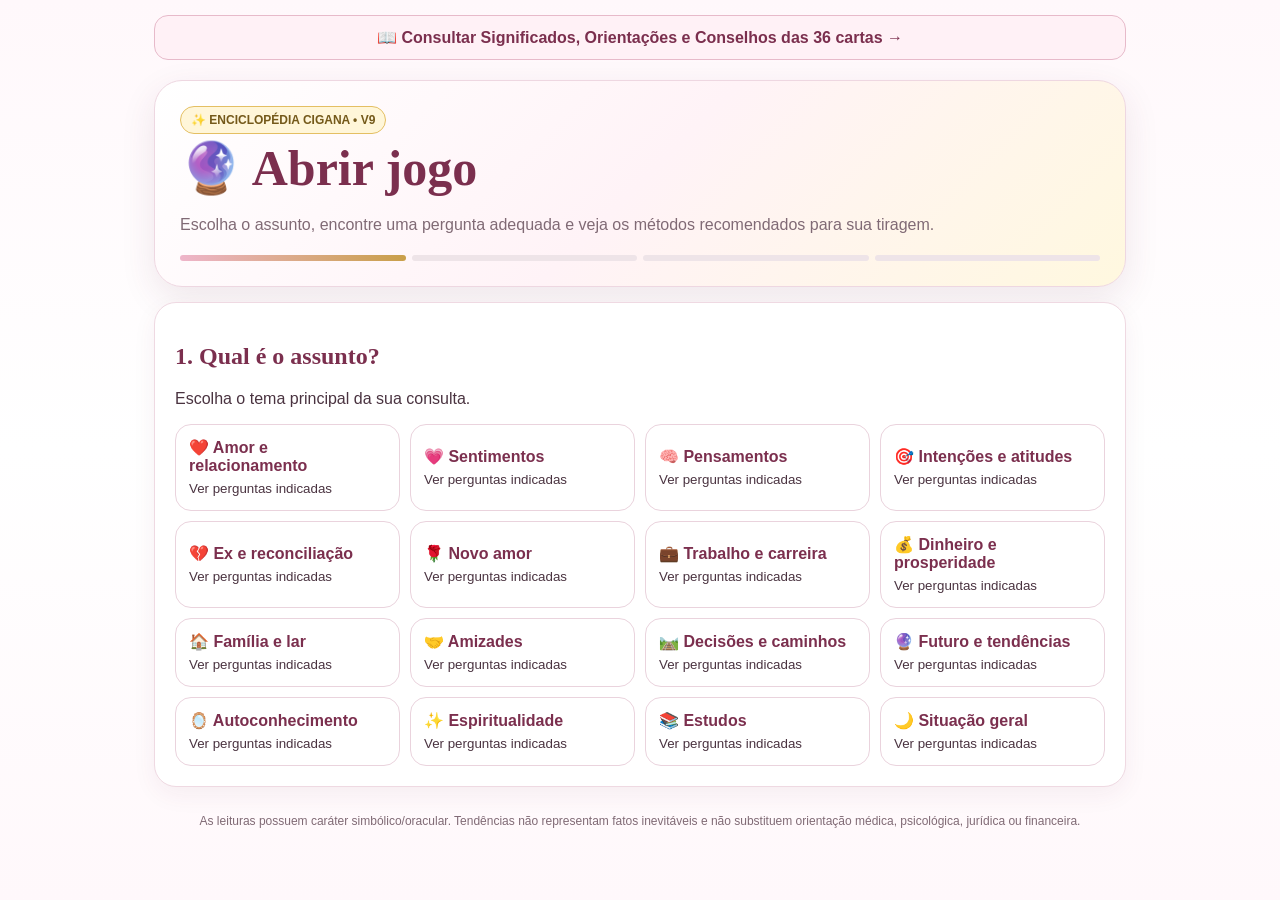
<file: v9-abrir-jogo.html>
<!doctype html>
<html lang="pt-BR">
<head>
<meta charset="utf-8">
<meta name="viewport" content="width=device-width,initial-scale=1">
<title>Enciclopédia Cigana — Abrir Jogo V9</title>

<style>
:root{
  --rosa:#f7dbe6;
  --rosa2:#fff3f7;
  --rosa3:#eeb5ca;
  --vinho:#7b2f4e;
  --ouro:#b88a2d;
  --texto:#4a3340;
  --muted:#806a75;
  --branco:#fff;
}

*{box-sizing:border-box}

body{
  margin:0;
  font-family:Arial,sans-serif;
  background:linear-gradient(180deg,#fff8fb,#fff,#fff8fb);
  color:var(--texto);
}

.wrap{
  max-width:1000px;
  margin:auto;
  padding:20px 14px 70px;
}

.hero{
  background:linear-gradient(135deg,#fff,#fff3f7,#fff8df);
  border:1px solid #eed7e1;
  border-radius:28px;
  padding:25px;
  box-shadow:0 12px 35px rgba(100,40,70,.10);
}

h1,h2{
  font-family:Georgia,serif;
  color:var(--vinho);
}

h1{
  margin:5px 0;
  font-size:clamp(32px,6vw,50px);
}

.hero p{
  color:var(--muted);
  line-height:1.5;
}

.badge{
  display:inline-block;
  background:#fff6d9;
  border:1px solid #e4bf63;
  color:#74591a;
  padding:6px 10px;
  border-radius:999px;
  font-size:12px;
  font-weight:bold;
}

.card{
  background:#fff;
  border:1px solid #efd9e2;
  border-radius:22px;
  padding:20px;
  margin-top:15px;
  box-shadow:0 8px 24px rgba(100,40,70,.06);
}

.hidden{display:none}

.grid{
  display:grid;
  grid-template-columns:repeat(auto-fit,minmax(190px,1fr));
  gap:10px;
}

.topic,.question,.method{
  border:1px solid #ead3dd;
  border-radius:16px;
  background:#fff;
  padding:13px;
  cursor:pointer;
  text-align:left;
  color:var(--texto);
}

.topic:hover,.question:hover,.method:hover{
  border-color:#c99f49;
  background:#fffaf0;
}

.topic b,.method b{
  display:block;
  color:var(--vinho);
  margin-bottom:4px;
}

.question{
  width:100%;
  margin:6px 0;
}

.question.active,.method.active{
  border-color:#b88a2d;
  background:#fff7df;
}

.row{
  display:flex;
  gap:8px;
  flex-wrap:wrap;
  margin-top:12px;
}

button{
  font:inherit;
}

.btn{
  border:0;
  border-radius:13px;
  padding:11px 15px;
  cursor:pointer;
  font-weight:bold;
}

.primary{
  background:linear-gradient(135deg,#a3496e,#7b2f4e);
  color:#fff;
}

.secondary{
  background:#fff2f7;
  color:var(--vinho);
  border:1px solid #e6cbd6;
}

.gold{
  background:#fff7df;
  color:#735819;
  border:1px solid #dfbd66;
}

textarea{
  width:100%;
  min-height:100px;
  border:1px solid #e5cfd9;
  border-radius:15px;
  padding:12px;
  margin-top:10px;
  font:inherit;
}

.method .tag{
  display:inline-block;
  background:#fff0c8;
  color:#725716;
  padding:4px 8px;
  border-radius:999px;
  font-size:11px;
  font-weight:bold;
  margin-bottom:6px;
}

.summary{
  background:linear-gradient(135deg,#fff7fa,#fffaf0);
}

.summary p{
  margin:9px 0;
  line-height:1.5;
}

.notice{
  background:#fff8e8;
  border:1px solid #ecd08d;
  color:#725a20;
  padding:12px;
  border-radius:14px;
  margin-top:12px;
  font-size:13px;
  line-height:1.5;
}

.progress{
  display:grid;
  grid-template-columns:repeat(4,1fr);
  gap:6px;
  margin-top:18px;
}

.progress span{
  height:6px;
  background:#eee4e8;
  border-radius:999px;
}

.progress span.on{
  background:linear-gradient(90deg,#eeb5ca,#c99f49);
}

footer{
  color:var(--muted);
  font-size:12px;
  text-align:center;
  margin-top:25px;
  line-height:1.5;
}

@media(max-width:600px){
  .grid{grid-template-columns:1fr 1fr}
  .hero,.card{border-radius:19px}
}
</style>
</head>

<body>
<div style="max-width:1000px;margin:15px auto 0;padding:0 14px"><a href="./orientacoes.html" style="display:block;text-align:center;background:#fff1f6;border:1px solid #e7baca;border-radius:14px;padding:12px;color:#7b2f4e;font-weight:700;text-decoration:none">📖 Consultar Significados, Orientações e Conselhos das 36 cartas →</a></div>

<div class="wrap">

<section class="hero">
  <span class="badge">✨ ENCICLOPÉDIA CIGANA • V9</span>
  <h1>🔮 Abrir jogo</h1>
  <p>
    Escolha o assunto, encontre uma pergunta adequada e veja os métodos
    recomendados para sua tiragem.
  </p>

  <div class="progress">
    <span id="p1" class="on"></span>
    <span id="p2"></span>
    <span id="p3"></span>
    <span id="p4"></span>
  </div>
</section>

<section class="card">
  <h2>1. Qual é o assunto?</h2>
  <p>Escolha o tema principal da sua consulta.</p>
  <div id="topics" class="grid"></div>
</section>

<section id="step2" class="card hidden">
  <h2>2. Perguntas indicadas</h2>
  <p id="topicTitle"></p>

  <div id="questions"></div>
  <div id="extraQuestions" class="hidden"></div>

  <div class="row">
    <button id="moreBtn" class="btn secondary">Ver mais perguntas</button>
    <button id="customBtn" class="btn gold">✍️ Escrever minha própria pergunta</button>
  </div>

  <div id="customBox" class="hidden">
    <textarea id="customQuestion"
      placeholder="Escreva uma pergunta clara, com apenas um foco principal."></textarea>

    <div class="row">
      <button id="useCustom" class="btn primary">Usar esta pergunta</button>
    </div>
  </div>
</section>

<section id="step3" class="card hidden">
  <h2>3. Métodos recomendados</h2>
  <p id="chosenQuestion"></p>
  <div id="methods" class="grid"></div>
</section>

<section id="step4" class="card summary hidden">
  <h2>4. Pronto para abrir o jogo</h2>

  <p><b>Assunto:</b> <span id="sumTopic"></span></p>
  <p><b>Pergunta:</b> <span id="sumQuestion"></span></p>
  <p><b>Método:</b> <span id="sumMethod"></span></p>

  <div class="notice">
    O método é uma recomendação. A pergunta e o contexto da consulta continuam
    sendo fundamentais para a interpretação das cartas.
  </div>

  <div class="row">
    <button id="copyBtn" class="btn primary">Copiar resumo</button>
    <button id="restartBtn" class="btn secondary">Começar novamente</button>
  </div>
</section>

<footer>
  As leituras possuem caráter simbólico/oracular. Tendências não representam
  fatos inevitáveis e não substituem orientação médica, psicológica, jurídica
  ou financeira.
</footer>

</div>

<script>

const DATA={

"Amor e relacionamento":{
icon:"❤️",
questions:[
"Como está a energia atual desta relação?",
"O que preciso compreender sobre esta relação neste momento?",
"Como essa relação tende a evoluir?",
"O que fortalece nosso vínculo?",
"O que está enfraquecendo a relação?",
"Existe reciprocidade emocional entre nós?",
"Qual é o principal desafio entre nós?",
"O que essa relação veio me ensinar?",
"O que precisa mudar para essa relação evoluir?",
"Qual atitude favorece essa conexão?",
"Como a outra pessoa percebe nossa relação?",
"Existe espaço para compromisso?",
"O que não estou enxergando nesta relação?"
],
methods:[
"Templo de Afrodite — 7 cartas",
"Taça do Amor — 7 cartas",
"Tiragem rápida de amor — 6 cartas",
"Questão amorosa — 5 cartas",
"Jogada de 15 cartas"
]
},

"Sentimentos":{
icon:"💗",
questions:[
"O que essa pessoa sente por mim neste momento?",
"Qual é a natureza dos sentimentos dessa pessoa por mim?",
"Existe reciprocidade emocional?",
"O que essa pessoa sente, mas não demonstra?",
"Como os sentimentos dela estão evoluindo?",
"Existe saudade?",
"Existe atração além do envolvimento emocional?",
"Existe carinho, paixão, apego ou amor?",
"O que bloqueia a expressão dos sentimentos?",
"O sentimento está crescendo, diminuindo ou permanecendo?",
"Essa pessoa tenta esconder o que sente?",
"O que desperto emocionalmente nessa pessoa?",
"Existe medo de se envolver?",
"Como ela se sente quando pensa em mim?"
],
methods:[
"Templo de Afrodite — 7 cartas",
"Intenções — 9 cartas",
"Questão amorosa — 5 cartas"
]
},

"Pensamentos":{
icon:"🧠",
questions:[
"O que essa pessoa pensa sobre mim?",
"Como essa pessoa me enxerga?",
"O que passa pela mente dela quando pensa em mim?",
"Qual é a principal preocupação dela em relação a nós?",
"Como ela interpreta minhas atitudes?",
"O que ela ainda não compreendeu sobre nossa relação?",
"Que imagem ela formou de mim?",
"Existe conflito entre aquilo que pensa e aquilo que sente?"
],
methods:[
"Templo de Afrodite — 7 cartas",
"Intenções — 9 cartas",
"Método de Confiança — 4 cartas"
]
},

"Intenções e atitudes":{
icon:"🎯",
questions:[
"Quais são as verdadeiras intenções dessa pessoa comigo?",
"Essa pessoa pretende se aproximar?",
"Existe intenção de construir algo comigo?",
"Qual tende a ser a próxima atitude dessa pessoa?",
"O que impede uma atitude neste momento?",
"Existe intenção de compromisso?",
"O que essa pessoa gostaria de fazer, mesmo que ainda não faça?",
"O que pode fazê-la agir?",
"Existe tendência de contato?",
"Como devo agir diante dessa situação?",
"O que acontece se eu não tomar nenhuma iniciativa?"
],
methods:[
"Intenções — 9 cartas",
"Templo de Afrodite — 7 cartas",
"Método de Confiança — 4 cartas",
"Situação — Ação — Solução"
]
},

"Ex e reconciliação":{
icon:"💔",
questions:[
"O que meu ex sente atualmente por mim?",
"Existe intenção de voltar?",
"O que realmente levou ao término?",
"O que mudou desde a separação?",
"Existe possibilidade de reconciliação?",
"O que precisaria mudar para uma volta funcionar?",
"Como seria a relação se retomássemos?",
"É melhor insistir ou seguir em frente?",
"Qual aprendizado preciso levar dessa relação?",
"Qual é o principal obstáculo para uma reconciliação?"
],
methods:[
"Ex em Foco — 5 cartas",
"Tirada do Ex — 5 cartas",
"Reconciliação — 5 cartas",
"Reconciliação — 4 cartas",
"Ficar ou Partir — 6 cartas"
]
},

"Novo amor":{
icon:"🌹",
questions:[
"Existe abertura para um novo relacionamento?",
"Que energia amorosa estou atraindo?",
"O que preciso mudar para me abrir a um novo amor?",
"Que tipo de relacionamento tende a surgir?",
"Qual é a tendência para minha vida amorosa nos próximos meses?",
"O que está impedindo novas conexões?",
"Como reconhecerei uma oportunidade amorosa saudável?",
"Que padrão antigo ainda influencia minha vida amorosa?"
],
methods:[
"Novos Romances — 3 cartas",
"Passado, Presente e Futuro — 3 cartas",
"Momento Certo — 5 cartas"
]
},

"Trabalho e carreira":{
icon:"💼",
questions:[
"Como está minha vida profissional neste momento?",
"O que está bloqueando meu crescimento?",
"Onde está minha melhor oportunidade?",
"O que devo desenvolver profissionalmente?",
"Existe tendência de mudança de emprego?",
"Como aumentar minhas chances de conseguir uma vaga?",
"O ambiente atual favorece minha permanência?",
"Devo buscar uma nova direção profissional?",
"Qual talento devo explorar mais?",
"Qual atitude pode melhorar minha carreira?"
],
methods:[
"Situação — Ação — Solução",
"Método de Esclarecimento — 5 cartas",
"Método Geral — 8 cartas",
"Cruz Céltica — 10 cartas"
]
},

"Dinheiro e prosperidade":{
icon:"💰",
questions:[
"Como está minha energia financeira?",
"O que está bloqueando minha prosperidade?",
"O que preciso parar de fazer financeiramente?",
"O que devo começar a fazer para melhorar minhas finanças?",
"Onde existe maior potencial de crescimento?",
"Qual atitude favorece minha estabilidade financeira?",
"Como melhorar minha relação com dinheiro?",
"Qual tendência financeira aparece para os próximos meses?"
],
methods:[
"Porta da Riqueza — 7 cartas",
"Método Financeiro — 5 cartas",
"Panorama Comercial — 8 cartas",
"Método Geral — 8 cartas"
]
},

"Família e lar":{
icon:"🏠",
questions:[
"Como está a energia familiar neste momento?",
"O que está causando tensão em casa?",
"Como melhorar essa convivência?",
"Qual é meu papel nesta situação familiar?",
"O que precisa ser esclarecido?",
"Existe algo não dito afetando a família?",
"Como essa situação tende a evoluir?",
"Que atitude pode trazer mais equilíbrio ao lar?"
],
methods:[
"Método Geral — 8 cartas",
"Método de Esclarecimento — 5 cartas",
"Situação — Ação — Solução",
"Cruz Céltica — 10 cartas"
]
},

"Amizades":{
icon:"🤝",
questions:[
"Qual é a energia desta amizade?",
"Essa amizade é recíproca?",
"Como essa pessoa realmente me vê?",
"O que preciso compreender sobre essa amizade?",
"Existe algo desgastando nosso vínculo?",
"Existe confiança entre nós?",
"Quais são as intenções dessa pessoa na amizade?",
"O que essa amizade veio me ensinar?"
],
methods:[
"Método de Confiança — 4 cartas",
"Método de Esclarecimento — 5 cartas",
"Situação — Ação — Solução"
]
},

"Decisões e caminhos":{
icon:"🛤️",
questions:[
"Qual caminho está mais alinhado ao meu momento atual?",
"O que favorece a opção A e a opção B?",
"Qual opção oferece maior possibilidade de crescimento?",
"O que estou deixando de considerar nesta decisão?",
"Qual é o maior risco de cada caminho?",
"O que ganho e o que perco em cada escolha?",
"É o momento certo para tomar essa decisão?",
"Que influência externa afeta minha decisão?"
],
methods:[
"Jogo dos Caminhos — 8 cartas",
"Paradoxo da Escolha — 6 cartas",
"Momento Certo — 5 cartas"
]
},

"Futuro e tendências":{
icon:"🔮",
questions:[
"Como essa situação tende a evoluir?",
"Qual é a tendência para as próximas semanas?",
"O que está se aproximando?",
"Qual acontecimento merece minha atenção?",
"O que pode alterar essa tendência?",
"Qual é o provável resultado se tudo continuar como está?",
"Que obstáculo pode surgir no caminho?",
"Que oportunidade tende a aparecer?",
"Como meu presente está influenciando o futuro?"
],
methods:[
"Linha do Tempo — 5 cartas",
"Ferradura do Destino — 7 cartas",
"Passado, Presente e Futuro — 3 cartas",
"Mesa Real / Grand Tableau — 36 cartas"
]
},

"Autoconhecimento":{
icon:"🪞",
questions:[
"O que preciso compreender sobre mim neste momento?",
"Qual padrão estou repetindo?",
"O que estou evitando enxergar?",
"Qual parte de mim precisa ser fortalecida?",
"O que preciso deixar para trás?",
"Qual talento não estou usando?",
"Se minha versão futura pudesse me dar um conselho agora, qual seria?",
"O que minha energia revela antes mesmo de eu abrir a boca?",
"O que o Universo tenta me mostrar quando tudo parece dar errado?",
"O que eu vim ensinar — mesmo quando não percebo que estou ensinando?",
"Como eu me vejo e como os outros me veem?",
"Qual mudança interna precisa acontecer agora?"
],
methods:[
"Os Espelhos — 3 cartas",
"A Árvore — 10 cartas",
"Maiêutica — 9 cartas",
"Metamorfose — 7 cartas",
"Psique Emocional — 12 cartas"
]
},

"Espiritualidade":{
icon:"✨",
questions:[
"Qual é minha energia espiritual atual?",
"O que preciso desenvolver espiritualmente?",
"O que está bloqueando minha percepção intuitiva?",
"Qual aprendizado espiritual estou atravessando?",
"Como fortalecer minha conexão interior?",
"O que preciso compreender sobre este momento espiritual?",
"Qual conselho simbólico o baralho apresenta para meu caminho?",
"O que favorece minha clareza interior?"
],
methods:[
"Nó Energético — 3 cartas",
"Método de Esclarecimento — 5 cartas",
"Método Geral — 8 cartas"
]
},

"Estudos":{
icon:"📚",
questions:[
"Como está minha energia para os estudos?",
"O que está prejudicando minha concentração?",
"Qual estratégia favorece meu aprendizado?",
"Como posso melhorar meu desempenho?",
"O que preciso priorizar agora?",
"Qual é a tendência para este projeto ou prova?",
"O que está me distraindo?",
"Qual habilidade precisa ser desenvolvida?"
],
methods:[
"Situação — Ação — Solução",
"Método de Esclarecimento — 5 cartas",
"Passado, Presente e Futuro — 3 cartas"
]
},

"Situação geral":{
icon:"🌙",
questions:[
"Qual é a energia principal da minha vida neste momento?",
"O que está exigindo mais atenção?",
"O que está favorecendo meu caminho?",
"Qual é meu principal obstáculo?",
"O que não estou enxergando?",
"Que mudança está se aproximando?",
"Qual conselho devo levar para este momento?",
"Que área da vida merece prioridade?",
"Qual oportunidade não devo ignorar?"
],
methods:[
"Método Geral — 8 cartas",
"Jogada de 9 cartas — visão ampliada",
"Ferradura do Destino — 7 cartas",
"Mesa Real / Grand Tableau — 36 cartas"
]
}

};

const DESC={
"Templo de Afrodite — 7 cartas":"Compara pensamentos, sentimentos e intenções das duas pessoas.",
"Taça do Amor — 7 cartas":"Analisa a relação, cada pessoa, fatores do vínculo, futuro e conselho.",
"Tiragem rápida de amor — 6 cartas":"Energia do vínculo, consulente, parceiro, aprendizado, futuro próximo e conselho.",
"Questão amorosa — 5 cartas":"Sentimentos, afastamento, interesse, atitudes e possíveis desfechos.",
"Jogada de 15 cartas":"Leitura mais ampla do relacionamento.",
"Intenções — 9 cartas":"Três blocos: sentimentos, pensamentos e atitudes.",
"Método de Confiança — 4 cartas":"Aparência, essência, motivações e intenções.",
"Situação — Ação — Solução":"Situação atual, atitude indicada e provável consequência.",
"Ex em Foco — 5 cartas":"Sentimento, intenção de voltar, motivo do término, futuro e conselho.",
"Tirada do Ex — 5 cartas":"Sentimento, intenção, mudança de atitude, futuro e conselho.",
"Reconciliação — 5 cartas":"Estado das duas pessoas, sentimento, expectativa e retorno.",
"Reconciliação — 4 cartas":"Versão mais objetiva para reconciliação.",
"Ficar ou Partir — 6 cartas":"Compara permanecer e partir e fecha com conselho.",
"Novos Romances — 3 cartas":"Passado amoroso, momento atual e tendência para novas relações.",
"Passado, Presente e Futuro — 3 cartas":"Antecedentes, situação atual e tendência.",
"Momento Certo — 5 cartas":"Energia, influências, riscos, oportunidade e conselho.",
"Método de Esclarecimento — 5 cartas":"Situação, percepção, ação, ponto cego e propósito.",
"Método Geral — 8 cartas":"Panorama geral das principais áreas da vida.",
"Cruz Céltica — 10 cartas":"Análise ampla de uma situação complexa.",
"Porta da Riqueza — 7 cartas":"Situação financeira, potencial, hábitos, mudança e resultado.",
"Método Financeiro — 5 cartas":"Caminho financeiro, bloqueios e áreas de foco.",
"Panorama Comercial — 8 cartas":"Produto, mercado, público, dinheiro, futuro e conselho.",
"Jogo dos Caminhos — 8 cartas":"Compara duas opções utilizando os mesmos critérios.",
"Paradoxo da Escolha — 6 cartas":"Dois grupos de três cartas para comparar alternativas.",
"Linha do Tempo — 5 cartas":"Evolução temporal da situação.",
"Ferradura do Destino — 7 cartas":"Passado, presente, futuro, influências, obstáculos e resultado.",
"Mesa Real / Grand Tableau — 36 cartas":"Panorama completo utilizando as 36 cartas.",
"Os Espelhos — 3 cartas":"Como você se vê, como é visto e sua essência.",
"A Árvore — 10 cartas":"Passado, presente, potenciais futuros e frutos.",
"Maiêutica — 9 cartas":"Talentos, percepção, expressão e vocação.",
"Metamorfose — 7 cartas":"Mudança, perdas, ganhos, resultado e conselho.",
"Psique Emocional — 12 cartas":"Mapa simbólico de estados e recursos emocionais.",
"Nó Energético — 3 cartas":"Bloqueio simbólico, consequência e orientação.",
"Jogada de 9 cartas — visão ampliada":"Quadro 3×3 para uma visão mais ampla."
};

let state={
topic:null,
question:null,
method:null
};

const $=id=>document.getElementById(id);

function setProgress(n){
for(let i=1;i<=4;i++){
$("p"+i).classList.toggle("on",i<=n);
}
}

function renderTopics(){

$("topics").innerHTML=
Object.entries(DATA).map(([name,data])=>`
<button class="topic" data-topic="${name}">
<b>${data.icon} ${name}</b>
<small>Ver perguntas indicadas</small>
</button>
`).join("");

document.querySelectorAll("[data-topic]").forEach(btn=>{
btn.onclick=()=>chooseTopic(btn.dataset.topic);
});

}

function chooseTopic(topic){

state={
topic,
question:null,
method:null
};

$("topicTitle").textContent=
"Perguntas indicadas para "+topic;

const qs=DATA[topic].questions;

$("questions").innerHTML=
qs.slice(0,5).map(q=>
`<button class="question" data-question="${encodeURIComponent(q)}">${q}</button>`
).join("");

$("extraQuestions").innerHTML=
qs.slice(5).map(q=>
`<button class="question" data-question="${encodeURIComponent(q)}">${q}</button>`
).join("");

bindQuestions();

$("extraQuestions").classList.add("hidden");
$("moreBtn").textContent="Ver mais perguntas";
$("customBox").classList.add("hidden");

$("step2").classList.remove("hidden");
$("step3").classList.add("hidden");
$("step4").classList.add("hidden");

setProgress(2);

$("step2").scrollIntoView({
behavior:"smooth"
});

}

function bindQuestions(){

document.querySelectorAll("[data-question]").forEach(btn=>{

btn.onclick=()=>{

document.querySelectorAll(".question")
.forEach(x=>x.classList.remove("active"));

btn.classList.add("active");

chooseQuestion(
decodeURIComponent(btn.dataset.question)
);

};

});

}

function chooseQuestion(question){

state.question=question;
state.method=null;

$("chosenQuestion").innerHTML=
"<b>Pergunta escolhida:</b> "+question;

const methods=DATA[state.topic].methods;

$("methods").innerHTML=
methods.map((m,i)=>`
<button class="method" data-method="${encodeURIComponent(m)}">
${i===0?'<span class="tag">⭐ MAIS INDICADO</span>':""}
<b>${m}</b>
<small>${DESC[m]||""}</small>
</button>
`).join("");

document.querySelectorAll("[data-method]").forEach(btn=>{

btn.onclick=()=>chooseMethod(
decodeURIComponent(btn.dataset.method),
btn
);

});

$("step3").classList.remove("hidden");
$("step4").classList.add("hidden");

setProgress(3);

$("step3").scrollIntoView({
behavior:"smooth"
});

}

function chooseMethod(method,btn){

state.method=method;

document.querySelectorAll(".method")
.forEach(x=>x.classList.remove("active"));

btn.classList.add("active");

$("sumTopic").textContent=state.topic;
$("sumQuestion").textContent=state.question;
$("sumMethod").textContent=state.method;

$("step4").classList.remove("hidden");

localStorage.setItem(
"enciclopedia-cigana-v9-jogo",
JSON.stringify(state)
);

setProgress(4);

$("step4").scrollIntoView({
behavior:"smooth"
});

}

$("moreBtn").onclick=()=>{

$("extraQuestions").classList.toggle("hidden");

$("moreBtn").textContent=
$("extraQuestions").classList.contains("hidden")
?"Ver mais perguntas"
:"Ocultar perguntas";

};

$("customBtn").onclick=()=>{

$("customBox").classList.toggle("hidden");

};

$("useCustom").onclick=()=>{

const q=$("customQuestion").value.trim();

if(!q){
alert("Escreva uma pergunta antes de continuar.");
return;
}

document.querySelectorAll(".question")
.forEach(x=>x.classList.remove("active"));

chooseQuestion(q);

};

$("copyBtn").onclick=async()=>{

const text=
`🔮 Tiragem
Assunto: ${state.topic}
Pergunta: ${state.question}
Método: ${state.method}`;

try{

await navigator.clipboard.writeText(text);

$("copyBtn").textContent=
"✓ Resumo copiado";

setTimeout(()=>{
$("copyBtn").textContent=
"Copiar resumo";
},1600);

}catch(e){

alert(text);

}

};

$("restartBtn").onclick=()=>{

state={
topic:null,
question:null,
method:null
};

localStorage.removeItem(
"enciclopedia-cigana-v9-jogo"
);

$("step2").classList.add("hidden");
$("step3").classList.add("hidden");
$("step4").classList.add("hidden");

setProgress(1);

window.scrollTo({
top:0,
behavior:"smooth"
});

};

renderTopics();

</script>

</body>
</html>
</file>
<file: lunaria/styles.css>
:root{--cream:#fffaf8;--blush:#fbf0f2;--powder:#f5e5e9;--deep:#372739;--ink:#392f38;--muted:#81717d;--rose:#b77791;--gold:#b99568;--line:#ead9df;--white:#fff;--shadow:0 15px 45px rgba(56,35,51,.08);font-family:"DM Sans",Arial,sans-serif;color:var(--ink);scroll-behavior:smooth}
*{box-sizing:border-box}html{scroll-behavior:smooth;scroll-padding-top:94px}body{margin:0;background:var(--cream);font-size:15px;line-height:1.6}button,input,select,textarea{font:inherit}button{cursor:pointer}a{color:inherit;text-decoration:none}h1,h2,h3,p{margin-top:0}h1,h2,h3,blockquote{font-family:"Cormorant Garamond",Georgia,serif}h1,h2{letter-spacing:-.035em}h2{font-weight:600;font-size:clamp(42px,4.5vw,60px);line-height:1.04;margin:8px 0 14px}h2 em,h1 em{font-weight:500;color:var(--rose)}h3{font-size:29px;line-height:1.07}p{color:var(--muted)}.container{width:min(1170px,calc(100% - 52px));margin:auto}.ribbon{height:30px;display:flex;align-items:center;justify-content:center;letter-spacing:2.7px;font-size:9px;font-weight:700;color:#f7dde4;background:var(--deep);text-align:center}.site-header{position:sticky;top:0;z-index:40;background:rgba(255,250,248,.96);border-bottom:1px solid #f1e3e5;backdrop-filter:blur(18px)}.header-row{height:85px;display:flex;align-items:center;gap:32px}.brand{display:flex;align-items:center;gap:11px;min-width:235px}.brand-icon{width:45px;height:45px;display:grid;place-items:center;color:var(--deep)}.brand-icon svg{width:44px}.brand b{display:block;color:var(--deep);font-family:"Cormorant Garamond",Georgia,serif;font-size:32px;letter-spacing:3px;line-height:.95}.brand small{font-size:9px;letter-spacing:2.3px;font-weight:700;color:#a48194}.main-nav{margin-left:auto;display:flex;gap:27px}.main-nav a{font-size:13px;color:#6f6270;font-weight:600;transition:color .2s}.main-nav a:hover,.main-nav a:focus-visible{color:var(--rose)}.nav-santuary{display:flex;align-items:center;gap:8px;padding:12px 15px;border:1px solid var(--line);border-radius:100px;color:var(--deep);font-weight:700;font-size:12px;white-space:nowrap}.nav-santuary:first-letter{font-size:19px}.nav-santuary b{background:var(--blush);padding:0 6px;border-radius:9px;color:var(--rose)}.menu-button{display:none;border:0;background:none;font-size:25px;color:var(--deep)}.mobile-nav{padding:0 25px 18px;background:var(--cream);border-top:1px solid var(--line)}.mobile-nav:not([hidden]){display:grid}.mobile-nav a{padding:9px 5px;border-bottom:1px solid var(--line);font-weight:600;font-size:14px}.hero{min-height:650px;display:flex;align-items:stretch;background:linear-gradient(118deg,#fff9f7 8%,#f9edf1 90%);position:relative;overflow:hidden}.hero:before{content:"";position:absolute;bottom:-170px;left:-150px;width:400px;height:400px;border:1px solid #e5cbd7;border-radius:50%;box-shadow:0 0 0 30px rgba(234,208,219,.15),0 0 0 80px rgba(234,208,219,.12)}.hero-inner{display:grid;grid-template-columns:1.12fr .88fr;gap:28px;align-items:center}.hero-text{position:relative;padding:68px 0 73px;z-index:2}.eyebrow,.kicker{font-weight:700;font-size:10px;letter-spacing:3px;color:#ad7890;margin-bottom:23px}.hero h1{font-size:clamp(56px,6.1vw,88px);font-weight:600;line-height:.99;margin-bottom:26px;color:var(--deep)}.hero h1 em{color:#b87a96;white-space:nowrap}.lead{max-width:525px;font-size:15.5px;line-height:1.9;color:#766a73;margin-bottom:28px}.hero-search{height:59px;background:#fff;box-shadow:0 8px 33px rgba(72,40,50,.07);border:1px solid #f1dce4;border-radius:8px;display:flex;align-items:center;max-width:514px;padding:5px 6px 5px 19px;gap:10px}.hero-search span{font-size:30px;color:#a08d9b;line-height:1}.hero-search input{border:0;outline:none;flex:1;min-width:0;color:var(--deep);font-size:12.5px;background:transparent}.hero-search input::placeholder{color:#a8a0a8}.hero-search button{border:0;height:46px;border-radius:6px;background:var(--deep);padding:0 23px;color:#fff;font-size:12px;font-weight:700}.hero-ctas{display:flex;gap:24px;align-items:center;margin-top:25px}.button{border:1px solid transparent;border-radius:6px;padding:13px 22px;display:inline-flex;justify-content:center;align-items:center;gap:8px;font-size:12px;letter-spacing:.1px;font-weight:700;transition:transform .2s,background .2s,border-color .2s}.button:hover{transform:translateY(-2px)}.button.primary{background:var(--deep);color:#fff}.button.primary:hover{background:#5a3b57}.button.outline{border-color:#ddc5d0;background:#fff;color:var(--deep)}.button.outline:hover{border-color:var(--rose);background:#fff3f5}.text-link{font-size:12px;font-weight:700;color:#665063}.text-link:hover{text-decoration:underline}.hero-numbers{display:flex;align-items:center;gap:35px;margin-top:44px}.hero-numbers div+div{border-left:1px solid #dfcbd5;padding-left:34px}.hero-numbers strong{font:600 35px/1 "Cormorant Garamond",serif;display:block;color:var(--deep)}.hero-numbers span{display:block;font-size:10px;color:#9a8795;margin-top:3px}.hero-art{height:558px;position:relative;margin-top:40px;min-width:0;display:flex;align-items:stretch;justify-content:center;border-radius:49% 49% 0 0;background:linear-gradient(165deg,#6b516a,#3b2d43 66%);box-shadow:inset 0 0 0 1px rgba(255,236,198,.15),0 18px 55px rgba(80,45,70,.14)}.hero-art:before{content:"";position:absolute;inset:16px;border:1px solid rgba(234,205,165,.25);border-bottom:0;border-radius:49% 49% 0 0}.hero-art>svg{width:100%;max-width:510px;height:100%;position:relative;z-index:1;overflow:visible}.hero-star{position:absolute;color:#f5d6b8;z-index:2;font-size:24px}.star1{left:12%;top:22%}.star2{right:14%;top:28%;font-size:30px}.star3{left:20%;top:46%;font-size:15px}.star4{right:19%;bottom:33%;font-size:15px}.art-caption{position:absolute;z-index:4;right:-20px;bottom:35px;background:rgba(255,252,248,.95);border:1px solid #f0dee0;box-shadow:var(--shadow);padding:14px 19px;border-radius:6px;color:var(--deep);font:600 21px "Cormorant Garamond",serif}.art-caption small{display:block;color:#9c7e8d;font:11px "DM Sans",sans-serif;margin-left:20px}.section{padding:93px 0}.section-heading{display:flex;justify-content:space-between;align-items:end;gap:25px;margin-bottom:37px}.section-heading .kicker,.heading .kicker{margin-bottom:8px}.section-heading p,.heading p{margin-bottom:0;font-size:14px}.section-link{font-size:12px;font-weight:700;color:#765665;white-space:nowrap;padding-bottom:10px}.section-link:hover{text-decoration:underline}.featured{background:#fffaf9}.featured-grid{display:grid;grid-template-columns:repeat(4,minmax(0,1fr));gap:21px}.featured-card{background:white;border:1px solid #f0e5e6;border-radius:10px;overflow:hidden;box-shadow:0 9px 24px rgba(71,40,55,.035);transition:transform .2s,box-shadow .2s}.featured-card:hover,.book-card:hover{transform:translateY(-4px);box-shadow:0 18px 30px rgba(71,40,55,.09)}.featured-card .book-cover{height:250px;border-radius:0;padding:20px}.featured-info{padding:17px 19px 19px}.featured-info h3{font-size:23px;margin:6px 0 5px;min-height:48px}.featured-info p{font-size:11px;margin:0 0 15px}.card-bottom{display:flex;align-items:center;justify-content:space-between}.tiny-tag{font-size:9px;font-weight:700;letter-spacing:.4px;color:#9c6882;background:#f8edf1;border-radius:12px;padding:6px 9px}.star-action{border:0;background:transparent;font-size:23px;color:#b47d99;line-height:1}.star-action.is-fav{color:#c45d84}.book-cover{--cover1:#76546b;--cover2:#b58c91;background:linear-gradient(148deg,var(--cover1),var(--cover2));border-radius:8px;position:relative;overflow:hidden;display:flex;align-items:center;justify-content:center;text-align:center;color:#fff2de;min-height:180px;padding:24px 15px}.book-cover:before{content:"";position:absolute;inset:12px;border:1px solid rgba(255,232,194,.46);border-radius:inherit}.book-cover:after{content:"✧";position:absolute;right:13px;top:11px;font-size:21px;color:rgba(255,239,203,.65)}.cover-inner{position:relative;z-index:1;display:flex;flex-direction:column;align-items:center;gap:12px;max-width:100%}.cover-inner>span{font-family:Georgia,serif;font-size:28px;line-height:1}.cover-inner strong{font-family:"Cormorant Garamond",Georgia,serif;font-size:clamp(18px,2vw,28px);font-weight:600;line-height:1.07}.cover-inner small{font-size:9px;color:#f5ddd4;letter-spacing:1.3px;line-height:1.3}.cover-1{--cover1:#48394e;--cover2:#98718c}.cover-2{--cover1:#705c7f;--cover2:#b6a3bf}.cover-3{--cover1:#6e5c56;--cover2:#c29e8b}.cover-4{--cover1:#5a6f70;--cover2:#a5b8ad}.cover-5{--cover1:#6a4251;--cover2:#c18d91}.cover-6{--cover1:#60566f;--cover2:#9c97a8}.categories{background:linear-gradient(180deg,#faeff2,#fff8f7)}.centered{text-align:center}.heading{margin-bottom:43px}.heading p{max-width:590px;margin-inline:auto}.category-grid{display:grid;grid-template-columns:repeat(4,minmax(0,1fr));gap:13px}.category-card{text-align:left;border:1px solid #ead8df;border-radius:9px;background:rgba(255,255,255,.8);padding:21px 20px;transition:.2s;min-height:177px;display:flex;flex-direction:column;align-items:start}.category-card:hover,.category-card:focus-visible{background:#fff;border-color:#c7a0b1;transform:translateY(-3px);box-shadow:var(--shadow)}.category-top{width:100%;display:flex;align-items:center;justify-content:space-between;color:#bc879d;margin-bottom:11px}.category-top .symbol{font-family:Georgia,serif;font-size:30px;line-height:1;color:#bd869f}.category-top .number{font-size:10px;letter-spacing:1.1px;font-weight:700}.category-card strong{font:600 23px/1.07 "Cormorant Garamond",Georgia,serif;color:var(--deep);margin-bottom:9px}.category-card small{font-size:10px;line-height:1.55;color:#9c8b99}.library{background:#fffaf9}.library-actions{display:flex;gap:9px}.filterbar{padding:16px;background:#fcf3f5;border:1px solid #efdee4;border-radius:9px;display:flex;gap:12px;align-items:center;flex-wrap:wrap}.search-input{display:flex;align-items:center;gap:11px;background:#fff;border:1px solid #e8d9df;border-radius:6px;padding:0 15px;flex:1 1 280px;height:54px}.search-input span{font-size:29px;color:#a18d9a}.search-input input{width:100%;background:none;border:0;outline:0;color:var(--deep);font-size:12px}.select-label{height:54px;display:flex;flex-direction:column;justify-content:center;gap:2px;background:#fff;border:1px solid #e8d9df;border-radius:6px;padding:4px 12px;min-width:140px;flex:1 1 137px}.select-label small{font-size:9px;color:#a38a99}.select-label select{max-width:100%;font-size:12px;background:transparent;color:var(--deep);border:0;outline:0}.resultline{display:flex;justify-content:space-between;align-items:center;margin:22px 0;font-size:12px;color:#897481}.resultline button{border:0;background:none;font-size:11px;font-weight:700;color:#a67188}.library-grid{display:grid;grid-template-columns:repeat(4,minmax(0,1fr));gap:21px}.book-card{border:1px solid #f0e3e6;border-radius:9px;background:#fff;overflow:hidden;transition:transform .2s,box-shadow .2s;display:flex;flex-direction:column}.book-card>.book-cover{margin:10px 10px 0;min-height:184px;height:184px}.book-body{padding:15px;display:flex;flex:1;flex-direction:column}.book-body h3{margin:9px 0 5px;font-size:22px;line-height:1.12}.book-body .author{font-size:11px;min-height:18px;margin:0 0 12px}.book-controls{display:flex;justify-content:space-between;align-items:center;margin-top:auto;gap:5px}.more-button{padding:6px 0;border:none;background:none;color:#815b70;font-size:12px;font-weight:700}.more-button:hover{text-decoration:underline}.status-pill{font-size:10px;background:#f4e9e8;color:#977b7e;padding:3px 8px;border-radius:11px}.empty-state{padding:50px 20px;text-align:center;border:1px dashed #e1c4d2;border-radius:9px;background:#fdf7f8}.empty-state[hidden]{display:none}.empty-state>span{font-size:52px;color:#af7a96}.empty-state h3{font-size:32px;margin:5px}.library-tail{text-align:center;padding:31px 0 17px}.library-tail p{font-size:10px;margin-top:13px}.library-tail button[hidden]{display:none}.import-hint{border:1px solid #ead2d9;background:#fbf1f3;padding:15px 21px;border-radius:7px;display:flex;gap:15px;align-items:center;margin-top:12px}.import-hint>span{font-size:34px;color:#bc8f9e}.import-hint p{margin:0;font-size:12px;line-height:1.8}.import-hint strong{color:var(--deep)}.import-hint button{border:0;background:none;text-decoration:underline;color:#8e5f79;font-weight:700;font-size:12px;padding:0}.trails{background:#f8edf1}.trail-grid{display:grid;grid-template-columns:repeat(3,minmax(0,1fr));gap:22px}.trail-card{background:#fffaf9;padding:33px 30px 30px;border-radius:11px;border:1px solid #eedce2;min-height:345px;display:flex;flex-direction:column}.trail-card.featured-trail{background:var(--deep);color:white}.trail-label{font-size:10px;letter-spacing:1.5px;font-weight:700;color:#ae8396}.featured-trail .trail-label{color:#d8b4c5}.trail-icon{font:normal 56px "Cormorant Garamond",serif;display:block;line-height:1.2;margin:5px 0 12px;color:#b89178}.trail-card h3{font-size:36px;margin:0 0 11px}.trail-card p{font-size:12px;line-height:1.8;margin-bottom:18px}.featured-trail p{color:#e0cbd5}.trail-card small{display:block;font-size:10px;color:#a78d98;margin-top:auto}.featured-trail small{color:#dfbfcf}.trail-card button{border:0;border-top:1px solid #e8d8db;background:none;text-align:left;color:#8d657c;font-size:12px;font-weight:700;padding:16px 0 0;margin-top:20px}.featured-trail button{color:#ffe6cb;border-color:#775d72}.sanctuary{background:#fffaf9}.sanctuary-grid{display:grid;grid-template-columns:1fr 1fr;gap:76px;align-items:center}.sanctuary h2{max-width:450px}.sanctuary p{line-height:1.85}.sanctuary-stats{display:flex;gap:29px;margin:30px 0 24px}.sanctuary-stats>div+div{border-left:1px solid #e6d8dd;padding-left:28px}.sanctuary-stats strong{display:block;font:600 37px "Cormorant Garamond",Georgia,serif;color:var(--deep);line-height:1}.sanctuary-stats span{font-size:11px;color:#a18d9a}.sanctuary .local-note{font-size:10.5px;color:#9c8796}.sanctuary-panel{padding:25px;background:#fdf1f4;border:1px solid #eddbe2;border-radius:12px;min-height:285px}.panel-title{display:flex;justify-content:space-between;align-items:center;font-size:13px;font-weight:700;color:var(--deep);padding-bottom:19px;border-bottom:1px solid #e8d6de}.panel-title a{font-size:11px;color:#997b8b}.mini-book{display:flex;align-items:center;gap:13px;padding:13px 0;border-bottom:1px solid #e8d6de}.mini-book .mini-cover{width:44px;height:53px;border-radius:3px;background:linear-gradient(150deg,#76556a,#c69ca8);display:grid;place-items:center;color:#ffe8c3;font-size:22px;flex-shrink:0}.mini-book strong{font:600 21px/1.1 "Cormorant Garamond",serif;display:block}.mini-book small{font-size:10px;color:#97828f}.mini-book button{margin-left:auto;border:0;background:none;color:#a87893;font-size:20px}.panel-empty{font-size:12px;text-align:center;padding:55px 20px}.about{padding:85px 0;background:linear-gradient(135deg,#49374a,#302337);color:#fff}.about-grid{display:grid;grid-template-columns:260px 1fr;gap:100px;align-items:center}.about-icon{height:260px;border:1px solid rgba(240,212,180,.35);border-radius:50%;display:grid;place-items:center;font:200px/1 "Cormorant Garamond",serif;color:#e5c5a1;position:relative}.about-icon small{position:absolute;top:38px;right:42px;font-size:38px}.about h2{color:#fff}.about h2 em{color:#d6a9c3}.about p{color:#e6d8df;max-width:730px;line-height:1.9}.about .kicker{color:#d9b8c9}.about blockquote{font-style:italic;color:#eed3bd;font-size:28px;margin:20px 0 0}footer{background:#261e29;color:#fbecf0;padding:57px 0 0}.footer-grid{display:grid;grid-template-columns:1.1fr .7fr .8fr;gap:60px;padding-bottom:45px}.footer-grid strong{font:600 33px "Cormorant Garamond",serif;letter-spacing:2px}.footer-grid p{color:#b7a5b1;font-size:12px;line-height:1.8;margin-top:8px}.footer-grid nav{display:grid;align-content:start;gap:11px;font-size:12px}.footer-grid nav a:hover{text-decoration:underline}.footer-grid .footer-note{margin-top:8px}.footer-note small{display:inline-block;margin-top:13px;line-height:1.7;color:#a48b9b}.footer-bottom{border-top:1px solid #574656;padding:17px 0;display:flex;justify-content:space-between;color:#a88fa2;font-size:10px}.footer-bottom a:hover{text-decoration:underline}
.modal{border:1px solid #ead6de;border-radius:12px;box-shadow:0 25px 90px rgba(31,16,35,.3);width:min(560px,calc(100% - 32px));max-height:90vh;padding:30px;background:#fffaf9;color:var(--deep);overflow-y:auto}.modal::backdrop{background:rgba(39,25,41,.62);backdrop-filter:blur(2px)}.close-dialog{position:absolute;right:14px;top:12px;font-size:28px;border:none;background:none;color:#7b6c76;line-height:1}.modal h2{font-size:45px}.form-modal form{display:grid;gap:13px}.form-modal label{font-size:11px;font-weight:700;color:#6b5668;display:grid;gap:6px}.form-modal input,.form-modal select,.form-modal textarea{border:1px solid #e2ccd6;padding:12px;border-radius:5px;background:#fff;outline:0;width:100%;font-size:13px;color:#3f3140}.form-modal input:focus,.form-modal select:focus,.form-modal textarea:focus{border-color:#a96e91}.form-save{margin-top:10px}.form-note{font-size:10px;margin:14px 0 0}.details-layout{display:grid;grid-template-columns:180px 1fr;gap:25px;margin:22px 0}.details-layout .book-cover{height:230px}.details-layout .book-cover strong{font-size:24px}.details-layout h2{font-size:39px;line-height:1.02}.details-layout .author{font-size:12px;color:#947e8e;margin-bottom:15px}.details-layout .details-category{color:#a46d84;font-size:11px;font-weight:700}.details-description{font-size:12px;line-height:1.8}.details-controls{display:flex;flex-wrap:wrap;gap:10px}.details-controls select{border:1px solid #e1cbd3;border-radius:5px;padding:10px;background:#fff;color:#544052;font-size:12px}.details-controls .button{padding:11px 14px}.details-delete{font-size:11px;border:0;background:none;color:#b04c63;margin-top:13px;text-decoration:underline}.toast{position:fixed;bottom:26px;right:26px;z-index:101;background:var(--deep);color:#fff;border-radius:7px;padding:14px 19px;box-shadow:var(--shadow);font-size:12px;opacity:0;transform:translateY(15px);pointer-events:none;transition:.2s;max-width:320px}.toast.visible{opacity:1;transform:translateY(0)}
:focus-visible{outline:3px solid #b688a8;outline-offset:3px}button:disabled{opacity:.45;cursor:default}.menu-button:focus-visible,.section-link:focus-visible{outline-offset:5px}
@media(max-width:1050px){.main-nav{gap:15px}.brand{min-width:202px}.header-row{gap:17px}.hero h1{font-size:64px}.hero-inner{gap:20px}.category-grid{grid-template-columns:repeat(3,1fr)}.library-grid,.featured-grid{grid-template-columns:repeat(3,1fr)}.featured-card:nth-child(4){display:none}.hero-art{height:500px}}
@media(max-width:760px){.container{width:min(100% - 34px,600px)}.ribbon{font-size:8px;letter-spacing:1.4px;height:28px}.header-row{height:71px}.brand{margin-right:auto}.brand b{font-size:28px}.brand-icon{width:36px}.brand-icon svg{width:36px}.main-nav{display:none}.nav-santuary{padding:9px 11px;font-size:18px}.nav-santuary span{display:none}.menu-button{display:block}.hero-inner{grid-template-columns:1fr}.hero-text{padding:58px 0 20px}.hero h1{font-size:clamp(51px,10vw,74px)}.hero h1 em{white-space:normal}.hero-art{width:min(420px,100%);height:450px;margin:20px auto 30px}.hero-numbers{gap:20px;margin-top:35px}.hero-numbers div+div{padding-left:17px}.hero-numbers strong{font-size:28px}.art-caption{right:-8px;bottom:30px}.section{padding:65px 0}.section-heading{align-items:start;flex-direction:column;gap:17px}.section-heading h2,.heading h2{font-size:48px}.featured-grid,.library-grid{grid-template-columns:repeat(2,minmax(0,1fr));gap:13px}.featured-card:nth-child(4){display:block}.featured-card .book-cover{height:225px}.category-grid{grid-template-columns:repeat(2,minmax(0,1fr));gap:10px}.category-card{padding:16px 14px;min-height:175px}.category-card strong{font-size:21px}.filterbar{gap:9px}.search-input{flex-basis:100%}.select-label{flex-basis:130px}.trail-grid{grid-template-columns:1fr}.trail-card{min-height:295px}.sanctuary-grid{grid-template-columns:1fr;gap:24px}.about-grid{grid-template-columns:1fr;gap:35px}.about-icon{height:155px;width:155px;font-size:120px;margin:auto}.about-icon small{font-size:30px;top:22px;right:25px}.footer-grid{grid-template-columns:1fr 1fr;gap:30px}.footer-note{grid-column:1/-1}.details-layout{grid-template-columns:1fr}.details-layout .book-cover{width:min(220px,100%);margin:auto}.modal h2{font-size:36px}}
@media(max-width:420px){.hero-numbers{gap:12px}.hero-numbers span{font-size:8px}.hero-ctas{gap:14px;flex-wrap:wrap}.featured-grid,.library-grid{grid-template-columns:repeat(2,minmax(0,1fr));gap:9px}.book-card>.book-cover{height:154px;min-height:154px;margin:7px 7px 0;padding:12px}.cover-inner strong{font-size:19px}.cover-inner small{font-size:8px}.book-body{padding:11px}.book-body h3{font-size:19px}.featured-info{padding:11px}.featured-info h3{font-size:20px}.featured-card .book-cover{height:185px}.category-card{min-height:183px}.category-card strong{font-size:19px}.category-card small{font-size:9px}.hero-search{padding-left:9px}.hero-search button{padding:0 13px}.library-actions{width:100%;flex-wrap:wrap}.library-actions .button{flex:1;padding:11px 7px}.select-label{min-width:0;flex-basis:110px}.sanctuary-stats{gap:13px}.sanctuary-stats>div+div{padding-left:13px}.footer-grid{grid-template-columns:1fr}.footer-note{grid-column:auto}}
@media(prefers-reduced-motion:reduce){*,*:before,*:after{scroll-behavior:auto!important;transition:none!important;animation:none!important}}
</file>
